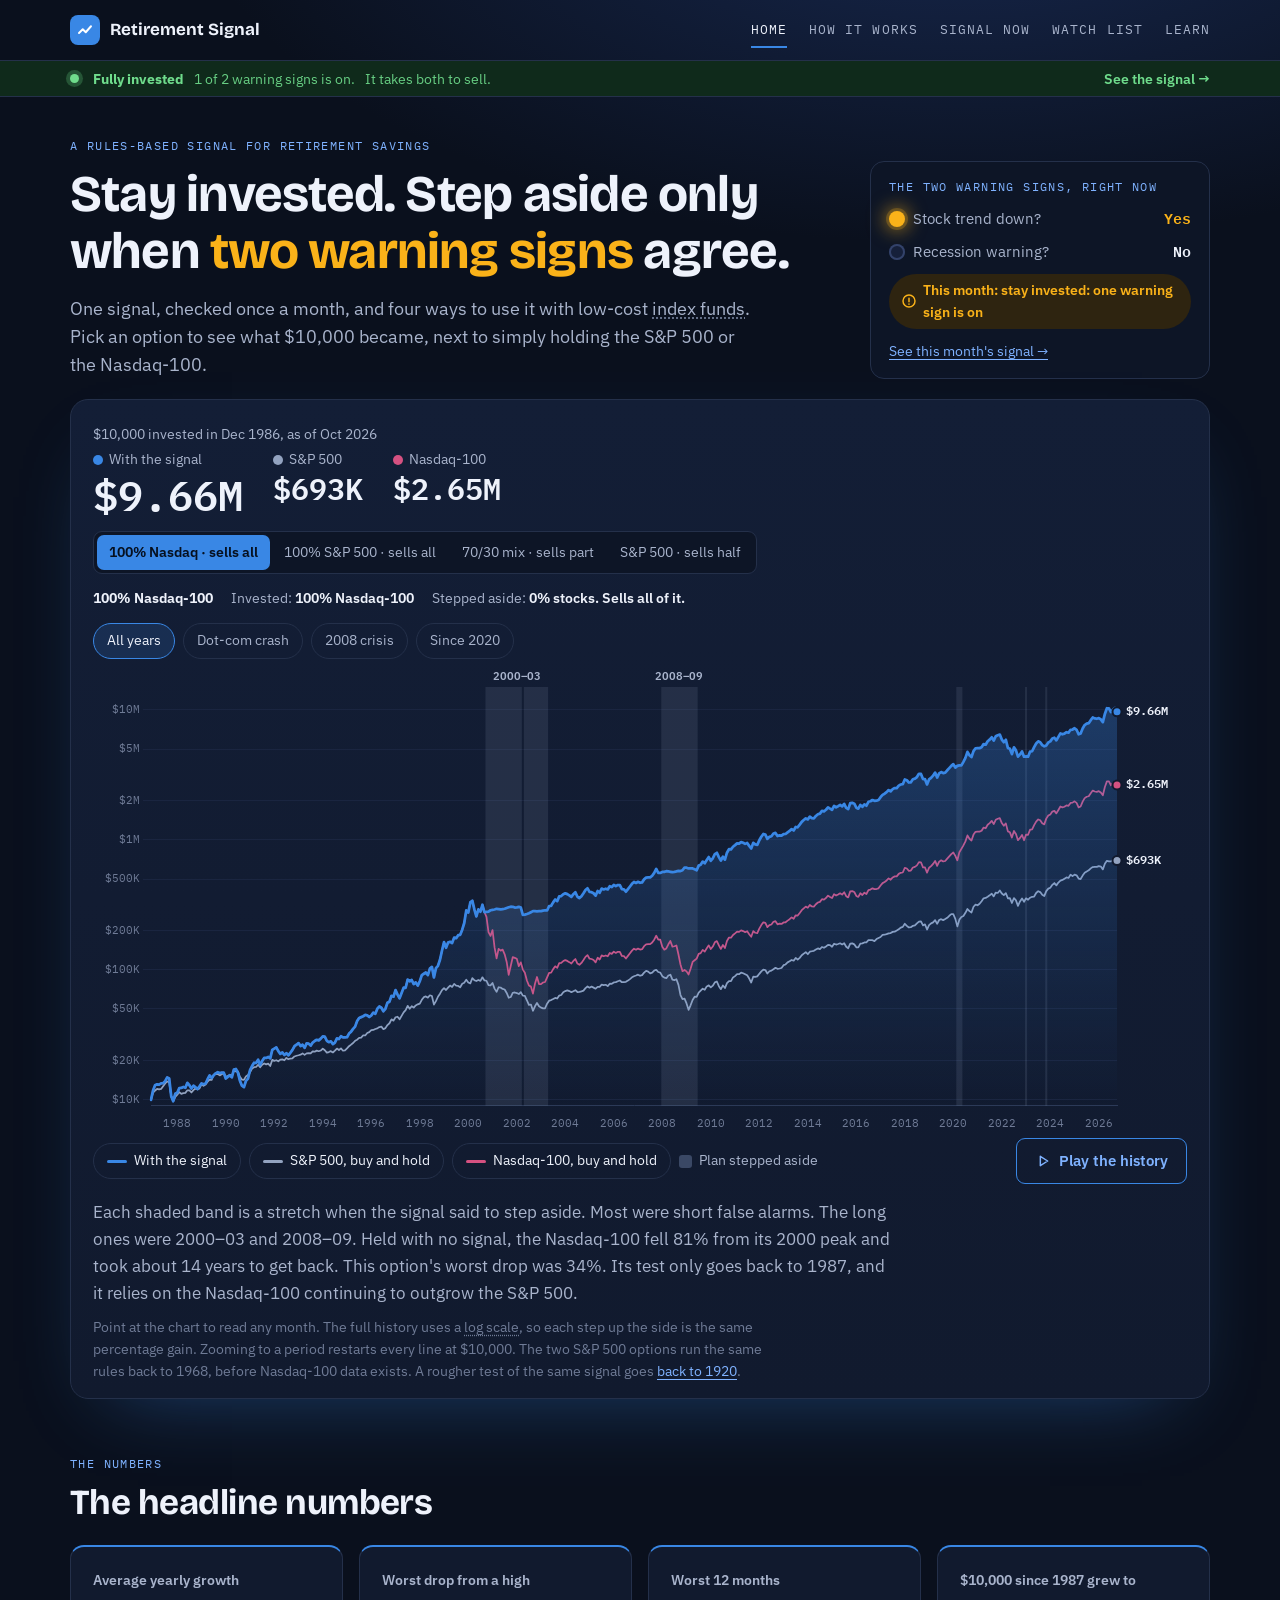
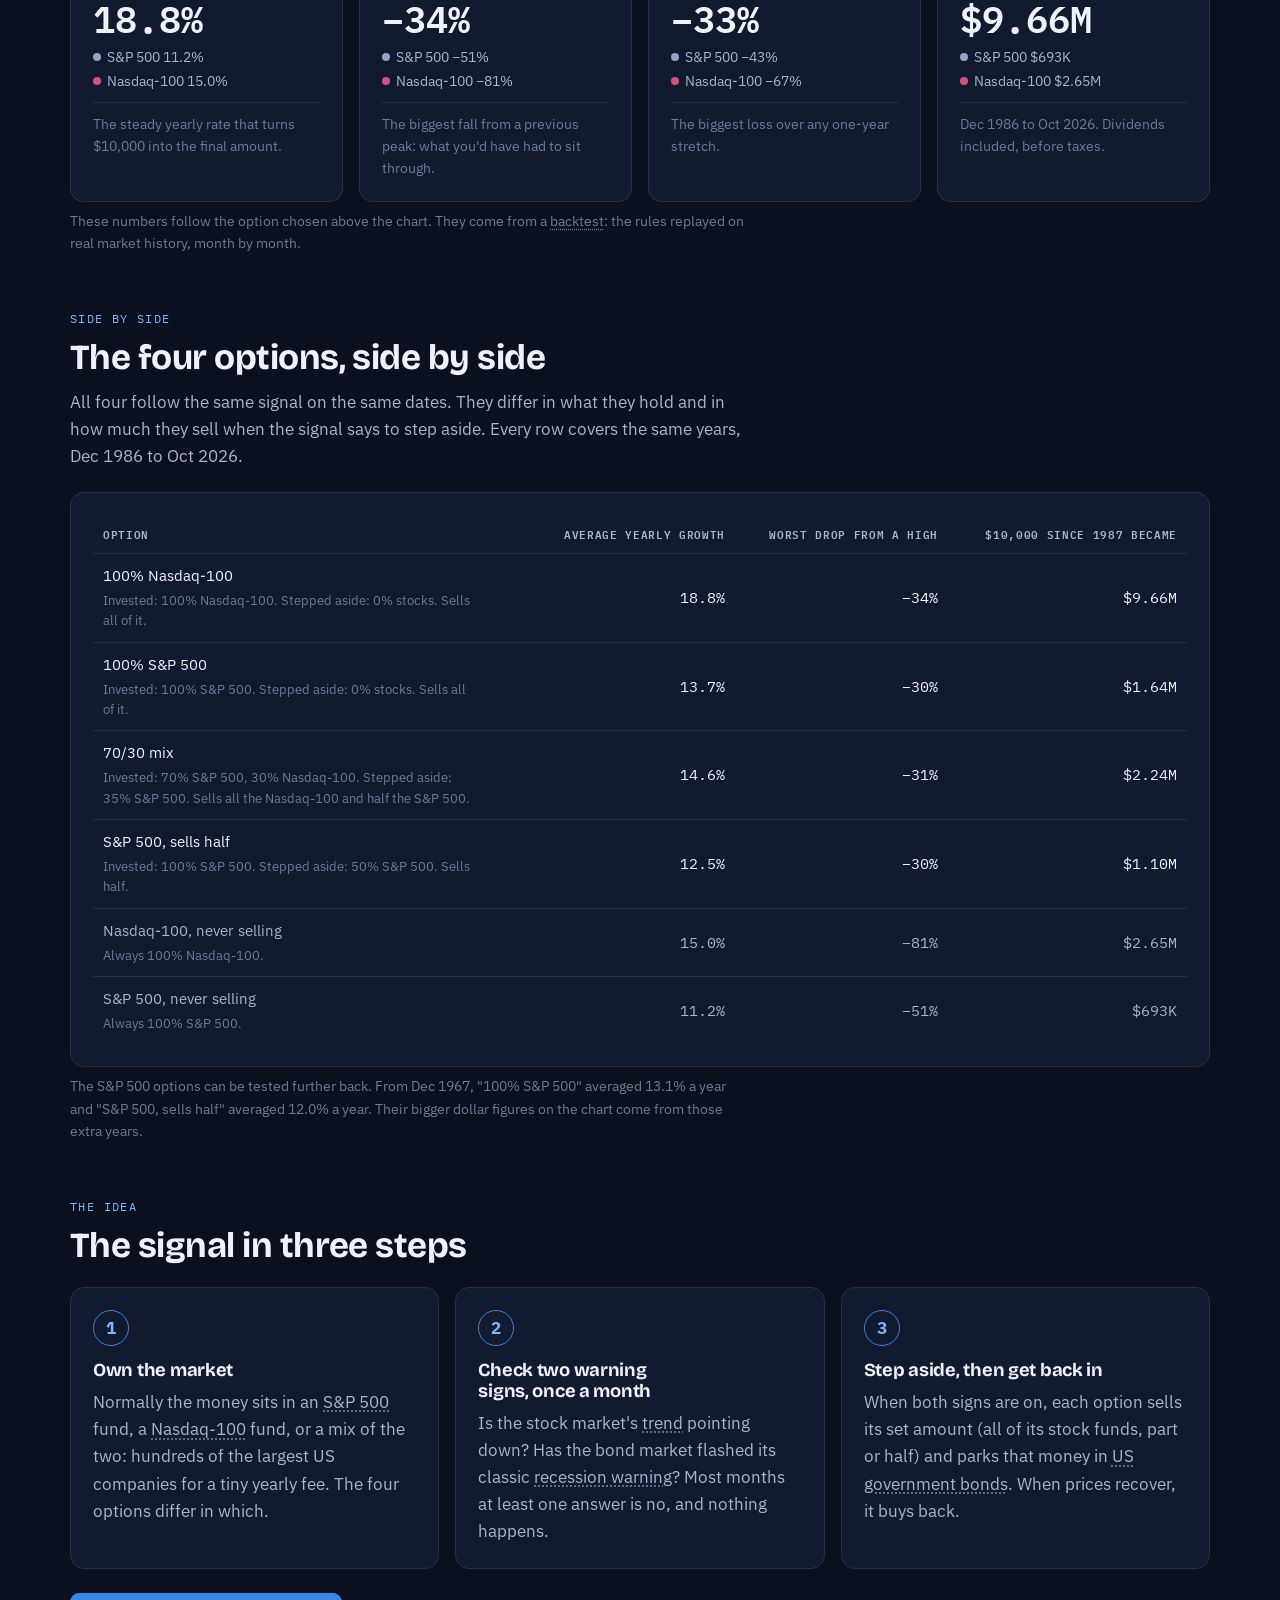
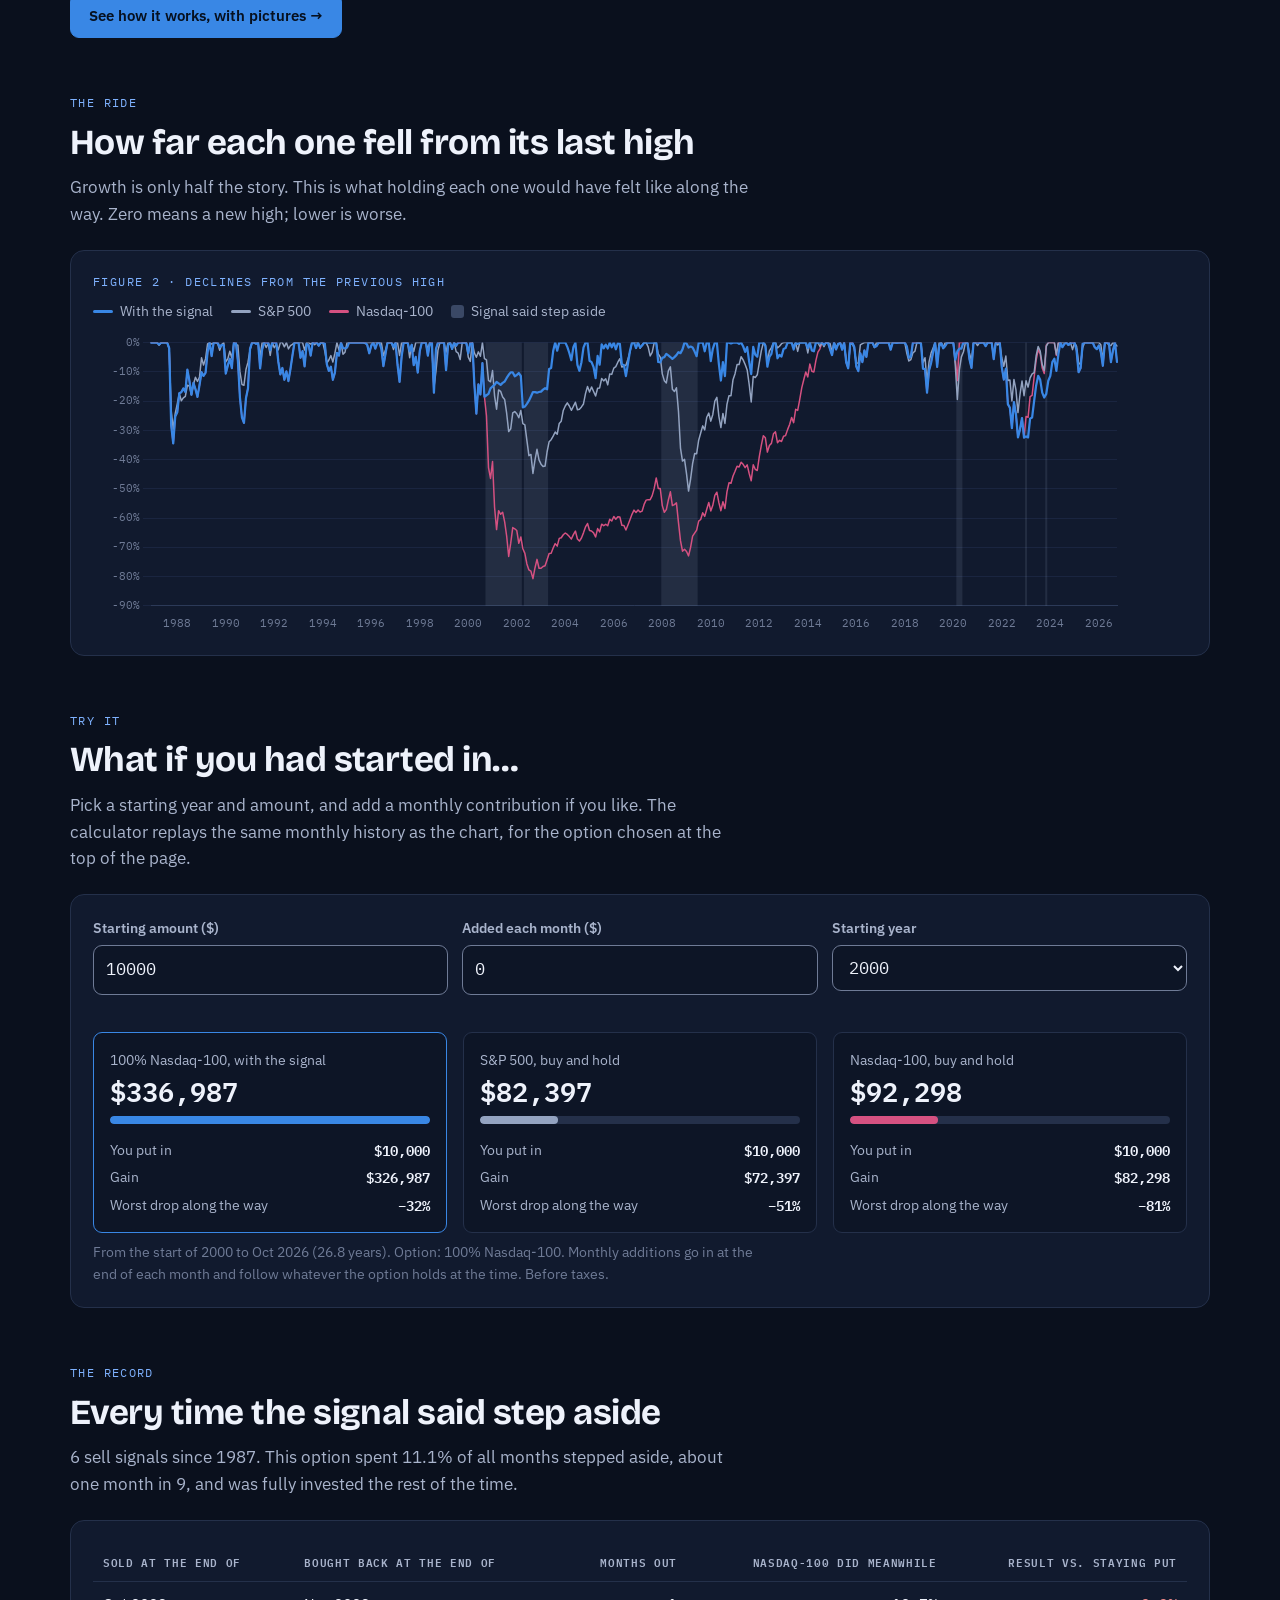
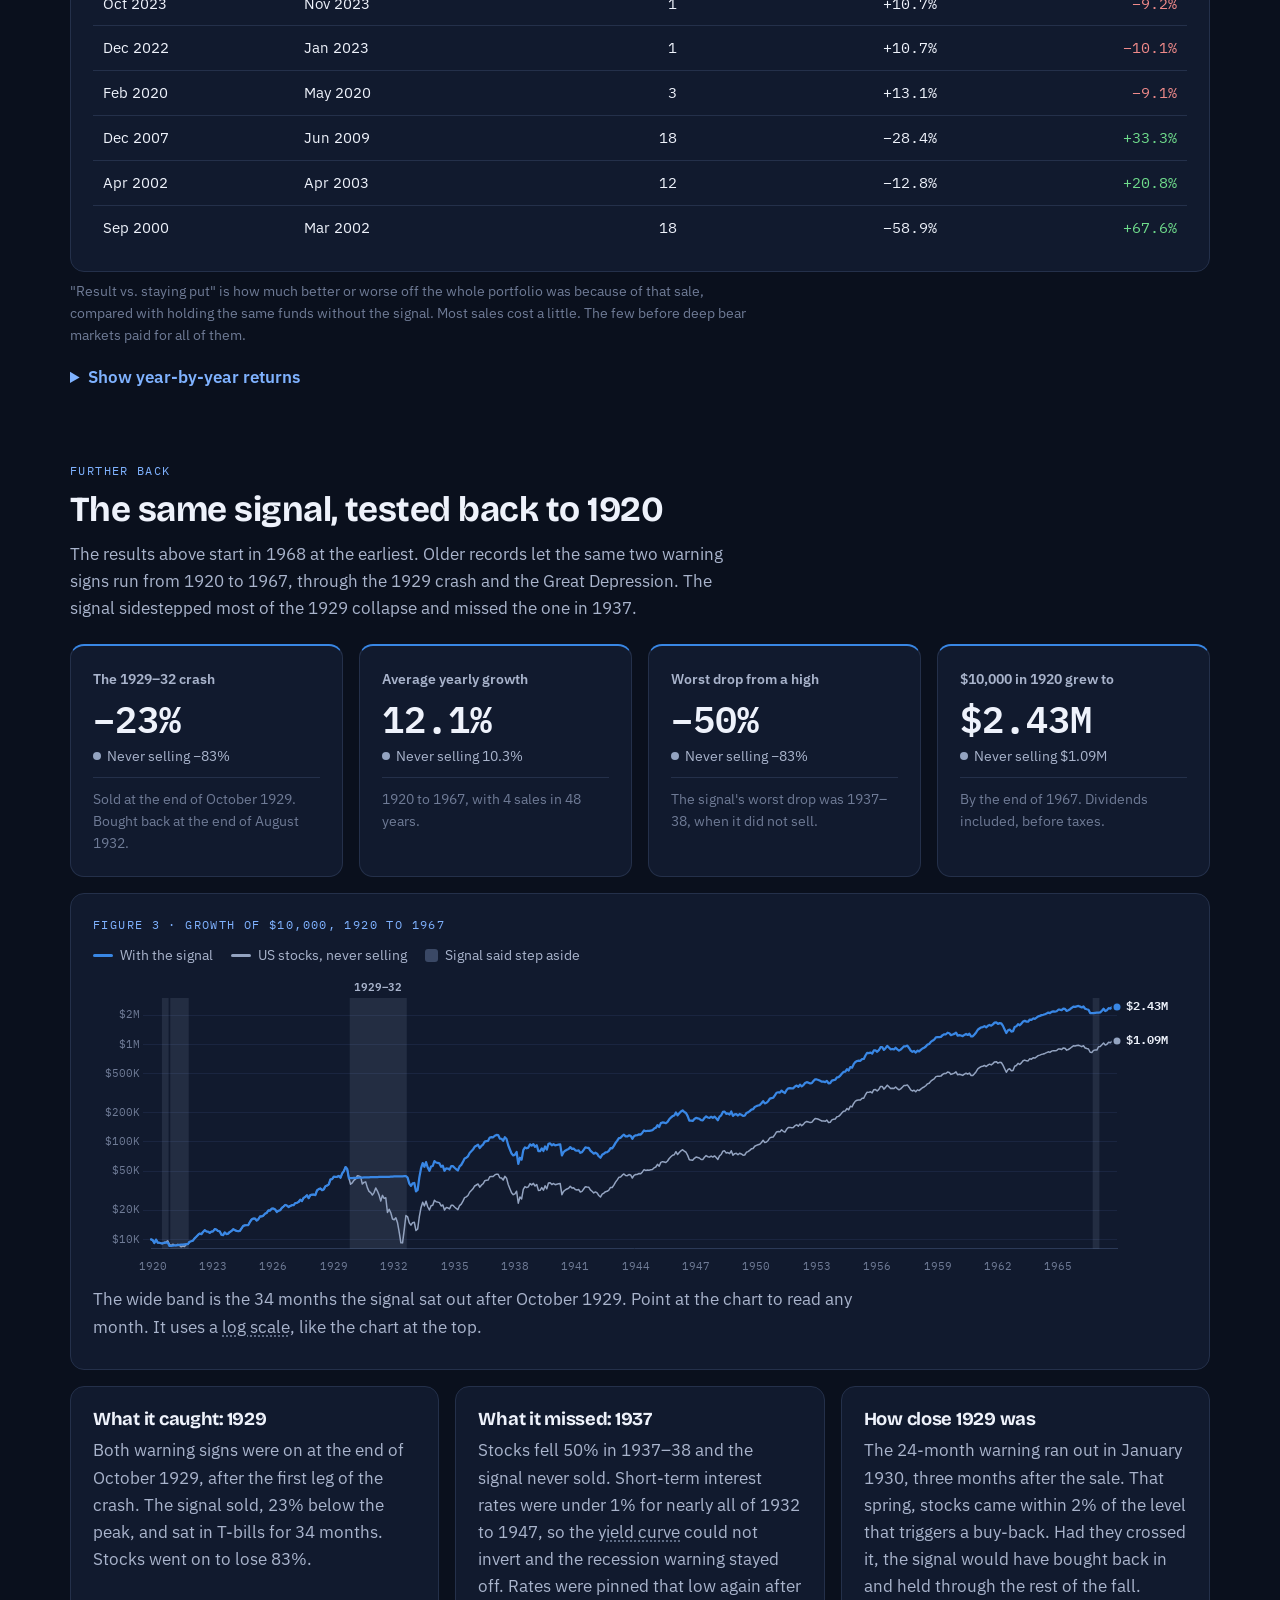
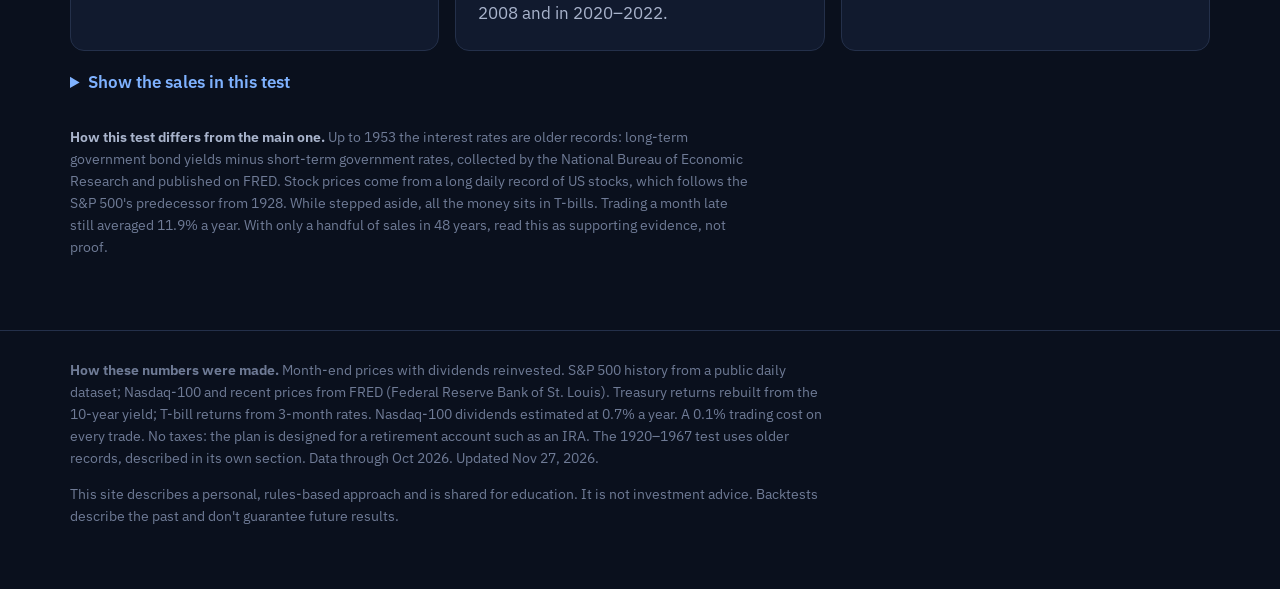
<file: index.html>
<!DOCTYPE html>
<html lang="en">
<head>
  <!-- The <head> holds information about the page: its title, fonts, styles and scripts. -->
  <meta charset="utf-8">
  <meta name="viewport" content="width=device-width, initial-scale=1">
  <title>Retirement Signal</title>
  <meta name="description" content="A simple, rules-based signal for retirement savings: stay invested in index funds and step aside only when two warning signs agree. Four options, with historical results in plain English.">
  <link rel="icon" href="data:image/svg+xml,%3Csvg xmlns=%27http://www.w3.org/2000/svg%27 viewBox=%270 0 32 32%27%3E%3Crect width=%2732%27 height=%2732%27 rx=%277%27 fill=%27%233987e5%27/%3E%3Cpath d=%27M7 22l6-6 4 4 8-9%27 fill=%27none%27 stroke=%27white%27 stroke-width=%273%27 stroke-linecap=%27round%27 stroke-linejoin=%27round%27/%3E%3C/svg%3E">
  <link rel="preconnect" href="https://fonts.googleapis.com">
  <link rel="preconnect" href="https://fonts.gstatic.com" crossorigin>
  <link rel="stylesheet" href="https://fonts.googleapis.com/css2?family=Bricolage+Grotesque:opsz,wght@12..96,400..800&amp;family=IBM+Plex+Mono:wght@400;500;600&amp;family=IBM+Plex+Sans:wght@400;500;600&amp;display=swap">
  <!-- The ?v=... on each file is a version stamp: when it changes, browsers fetch the new file instead of an old saved copy. -->
  <link rel="stylesheet" href="assets/style.css?v=2f9714df">
  <!-- "defer" = download now, run once the page is ready, in this order: chart library, helpers, this page. -->
  <script defer src="assets/vendor/chart.umd.js?v=4.4.1"></script>
  <script defer src="assets/common.js?v=2f9714df"></script>
  <script defer src="assets/home.js?v=2f9714df"></script>
</head>
<body data-page="home" data-charts="yes">
  <header class="nav">
    <div class="wrap">
      <a class="brand" href="index.html"><span class="brand-mark" aria-hidden="true"><svg viewBox="0 0 24 24" fill="none" stroke="currentColor" stroke-width="2.6" stroke-linecap="round" stroke-linejoin="round"><path d="M4 16l5-5 4 4 7-8"/></svg></span><span class="brand-name">Retirement Signal</span></a>
      <nav class="nav-links" aria-label="Main">
        <a class="link" href="index.html">Home</a>
        <a class="link" href="framework.html">How it works</a>
        <a class="link" href="signal.html">Signal now</a>
        <a class="link" href="watch.html">Watch list</a>
        <a class="link" href="learn.html">Learn</a>
      </nav>
    </div>
  </header>

  <!-- A slim strip under the menu that says where things stand right now. common.js fills it in from data/signal.json. -->
  <a class="statusbar" id="statusbar" href="signal.html" hidden>
    <span class="wrap">
      <span class="sb-dot" aria-hidden="true"></span>
      <strong id="sb-state"></strong>
      <span class="sb-detail" id="sb-detail"></span>
      <span class="sb-note" id="sb-note"></span>
      <span class="sb-more">See the signal →</span>
    </span>
  </a>

  <main>
    <section class="hero">
      <div class="wrap hero-grid">
        <div class="hero-head">
          <p class="eyebrow">A rules-based signal for retirement savings</p>
          <h1>Stay invested. Step aside only when <span class="hl">two warning signs</span> agree.</h1>
          <p class="lead">One signal, checked once a month, and four ways to use it with low-cost <a class="term" href="learn.html#index-fund">index funds</a>. Pick an option to see what $10,000 became, next to simply holding the S&amp;P 500 or the Nasdaq-100.</p>
        </div>

        <aside class="hero-side" aria-label="Where the signal stands now">
          <p class="side-title">The two warning signs, right now</p>
          <div class="lamps">
            <div class="lamp" id="lamp-trend" data-state="unknown"><i class="bulb" aria-hidden="true"></i><span class="lamp-name">Stock trend down?</span><b class="lamp-state">…</b></div>
            <div class="lamp" id="lamp-curve" data-state="unknown"><i class="bulb" aria-hidden="true"></i><span class="lamp-name">Recession warning?</span><b class="lamp-state">…</b></div>
          </div>
          <a id="status-pill" class="pill" href="signal.html" hidden></a>
          <a class="side-link" href="signal.html">See this month's signal →</a>
        </aside>

        <!-- The main chart. home.js fills in the numbers, the chips and the lines. -->
        <div class="stage">
          <p class="fig-label">Figure 1 · Growth of $10,000</p>
          <div class="stage-top">
            <div class="readout" aria-live="off">
              <div class="ro-date" id="ro-date">Loading the history…</div>
              <div class="ro-items" id="ro-items"></div>
            </div>
            <div class="toggle" id="view-toggle" role="group" aria-label="Which option to show">
              <button type="button" data-view="ndx100" aria-pressed="true">100% Nasdaq<span class="sep"> · </span><span class="sub">sells all</span></button>
              <button type="button" data-view="sp100" aria-pressed="false">100% S&amp;P 500<span class="sep"> · </span><span class="sub">sells all</span></button>
              <button type="button" data-view="plan7030" aria-pressed="false">70/30 mix<span class="sep"> · </span><span class="sub">sells part</span></button>
              <button type="button" data-view="spcore" aria-pressed="false">S&amp;P 500<span class="sep"> · </span><span class="sub">sells half</span></button>
            </div>
          </div>
          <p class="option-note"><strong id="option-name"></strong><span>Invested: <b id="option-in"></b></span><span>Stepped aside: <b id="option-out"></b></span></p>
          <div class="chips" id="ranges" role="group" aria-label="Zoom to a period"></div>
          <div class="chart-box hero-chart"><canvas id="growth" role="img" aria-label="Growth of $10,000: the chosen option compared with buying and holding the S&amp;P 500 and the Nasdaq-100"></canvas></div>
          <div class="stage-foot">
            <div class="chips legend" id="legend" role="group" aria-label="Show or hide lines"></div>
            <button type="button" class="btn play" id="play"><svg viewBox="0 0 24 24" fill="none" stroke="currentColor" stroke-width="2.2" stroke-linecap="round" stroke-linejoin="round" aria-hidden="true"><path d="M8 5l11 7-11 7z" /></svg><span>Play the history</span></button>
          </div>
          <p class="chart-note" id="reading"></p>
          <p class="chart-fine">Point at the chart to read any month. The full history uses a <a class="term" href="learn.html#log-scale">log scale</a>, so each step up the side is the same percentage gain. Zooming to a period restarts every line at $10,000. The two S&amp;P 500 options run the same rules back to 1968, before Nasdaq-100 data exists.<span id="early-link" hidden> A rougher test of the same signal goes <a href="#since-1920">back to 1920</a>.</span></p>
        </div>
      </div>
    </section>

    <section class="section section-stats">
      <div class="wrap">
        <header class="section-head">
          <p class="kicker">The numbers</p>
          <h2>The headline numbers</h2>
        </header>
        <div class="stats">
          <div class="stat"><div class="stat-label">Average yearly growth</div><div class="stat-value" id="s-cagr">–</div><div class="compare" id="s-cagr-b"></div><div class="stat-explain">The steady yearly rate that turns $10,000 into the final amount.</div></div>
          <div class="stat"><div class="stat-label">Worst drop from a high</div><div class="stat-value" id="s-dd">–</div><div class="compare" id="s-dd-b"></div><div class="stat-explain">The biggest fall from a previous peak: what you'd have had to sit through.</div></div>
          <div class="stat"><div class="stat-label">Worst 12 months</div><div class="stat-value" id="s-w12">–</div><div class="compare" id="s-w12-b"></div><div class="stat-explain">The biggest loss over any one-year stretch.</div></div>
          <div class="stat"><div class="stat-label" id="s-end-label">$10,000 grew to</div><div class="stat-value" id="s-end">–</div><div class="compare" id="s-end-b"></div><div class="stat-explain" id="s-end-x">Dividends included, before taxes.</div></div>
        </div>
        <p class="fine">These numbers follow the option chosen above the chart. They come from a <a class="term" href="learn.html#backtest">backtest</a>: the rules replayed on real market history, month by month.</p>
      </div>
    </section>

    <section class="section section-compare" id="compare">
      <div class="wrap">
        <header class="section-head">
          <p class="kicker">Side by side</p>
          <h2>The four options, side by side</h2>
          <p class="intro" id="compare-intro"></p>
        </header>
        <div class="panel table-wrap">
          <table>
            <thead><tr><th>Option</th><th class="num">Average yearly growth</th><th class="num">Worst drop from a high</th><th class="num" id="cmp-end-th">$10,000 became</th></tr></thead>
            <tbody id="compare-body"></tbody>
          </table>
        </div>
        <p class="fine" id="compare-note"></p>
      </div>
    </section>

    <section class="section section-steps">
      <div class="wrap">
        <header class="section-head">
          <p class="kicker">The idea</p>
          <h2>The signal in three steps</h2>
        </header>
        <ol class="steps3">
          <li><h3>Own the market</h3><p>Normally the money sits in an <a class="term" href="learn.html#sp500">S&amp;P 500</a> fund, a <a class="term" href="learn.html#nasdaq100">Nasdaq-100</a> fund, or a mix of the two: hundreds of the largest US companies for a tiny yearly fee. The four options differ in which.</p></li>
          <li><h3>Check two warning signs, once a month</h3><p>Is the stock market's <a class="term" href="learn.html#trend">trend</a> pointing down? Has the bond market flashed its classic <a class="term" href="learn.html#yield-curve">recession warning</a>? Most months at least one answer is no, and nothing happens.</p></li>
          <li><h3>Step aside, then get back in</h3><p>When both signs are on, each option sells its set amount (all of its stock funds, part or half) and parks that money in <a class="term" href="learn.html#treasuries">US government bonds</a>. When prices recover, it buys back.</p></li>
        </ol>
        <p class="actions"><a class="btn primary" href="framework.html">See how it works, with pictures →</a></p>
      </div>
    </section>

    <section class="section section-ride">
      <div class="wrap">
        <header class="section-head">
          <p class="kicker">The ride</p>
          <h2>How far each one fell from its last high</h2>
          <p class="intro">Growth is only half the story. This is what holding each one would have felt like along the way. Zero means a new high; lower is worse.</p>
        </header>
        <div class="panel chart-card">
          <p class="fig-label">Figure 2 · Declines from the previous high</p>
          <div class="legend-static">
            <span><i class="key-line" style="background:var(--c-plan)"></i><span id="lg-plan2">With the signal</span></span>
            <span><i class="key-line" style="background:var(--c-sp)"></i>S&amp;P 500</span>
            <span class="ndx-only"><i class="key-line" style="background:var(--c-ndx)"></i>Nasdaq-100</span>
            <span><i class="key-box"></i>Signal said step aside</span>
          </div>
          <div class="chart-box mid"><canvas id="drawdown" role="img" aria-label="Declines from previous highs: the chosen option compared with the S&amp;P 500 and the Nasdaq-100"></canvas></div>
        </div>
      </div>
    </section>

    <section class="section section-calc" id="calculator">
      <div class="wrap">
        <header class="section-head">
          <p class="kicker">Try it</p>
          <h2>What if you had started in…</h2>
          <p class="intro">Pick a starting year and amount, and add a monthly contribution if you like. The calculator replays the same monthly history as the chart, for the option chosen at the top of the page.</p>
        </header>
        <div class="panel">
          <form class="calc-form" id="calc" novalidate>
            <div class="field"><label for="c-amount">Starting amount ($)</label><input id="c-amount" type="number" min="0" step="1000" value="10000" inputmode="numeric"><div class="field-error" id="e-amount" role="alert"></div></div>
            <div class="field"><label for="c-monthly">Added each month ($)</label><input id="c-monthly" type="number" min="0" step="50" value="0" inputmode="numeric"><div class="field-error" id="e-monthly" role="alert"></div></div>
            <div class="field"><label for="c-year">Starting year</label><select id="c-year"></select><div class="field-error"></div></div>
          </form>
          <div class="results" id="calc-results"></div>
          <p class="fine" id="calc-note"></p>
        </div>
      </div>
    </section>

    <section class="section section-sales">
      <div class="wrap">
        <header class="section-head">
          <p class="kicker">The record</p>
          <h2>Every time the signal said step aside</h2>
          <p class="intro" id="sales-intro"></p>
        </header>
        <div class="panel table-wrap">
          <table>
            <thead><tr><th>Sold at the end of</th><th>Bought back at the end of</th><th class="num">Months out</th><th class="num" id="th-stocks">Stocks did meanwhile</th><th class="num">Result vs. staying put</th></tr></thead>
            <tbody id="sales"></tbody>
          </table>
        </div>
        <p class="fine">"Result vs. staying put" is how much better or worse off the whole portfolio was because of that sale, compared with holding the same funds without the signal. Most sales cost a little. The few before deep bear markets paid for all of them.</p>
        <details class="more">
          <summary>Show year-by-year returns</summary>
          <div class="panel table-wrap">
            <table>
              <thead><tr><th>Year</th><th class="num" id="th-plan-yr">With the signal</th><th class="num">S&amp;P 500</th><th class="num ndx-only">Nasdaq-100</th><th class="num">Vs. S&amp;P 500</th></tr></thead>
              <tbody id="years"></tbody>
            </table>
          </div>
        </details>
      </div>
    </section>
    <!-- The 1920-1967 test. home.js fills it from data/test-1920-1967.json, a one-time file that never updates.
         The section stays hidden if that file is missing. -->
    <section class="section section-early" id="since-1920" hidden>
      <div class="wrap">
        <header class="section-head">
          <p class="kicker">Further back</p>
          <h2>The same signal, tested back to 1920</h2>
          <p class="intro">The results above start in 1968 at the earliest. Older records let the same two warning signs run from 1920 to 1967, through the 1929 crash and the Great Depression. The signal sidestepped most of the 1929 collapse and missed the one in 1937.</p>
        </header>
        <div class="stats">
          <div class="stat"><div class="stat-label">The 1929–32 crash</div><div class="stat-value" id="e-crash">–</div><div class="compare" id="e-crash-b"></div><div class="stat-explain">Sold at the end of October 1929. Bought back at the end of August 1932.</div></div>
          <div class="stat"><div class="stat-label">Average yearly growth</div><div class="stat-value" id="e-cagr">–</div><div class="compare" id="e-cagr-b"></div><div class="stat-explain">1920 to 1967, with <span id="e-sales">4</span> sales in 48 years.</div></div>
          <div class="stat"><div class="stat-label">Worst drop from a high</div><div class="stat-value" id="e-dd">–</div><div class="compare" id="e-dd-b"></div><div class="stat-explain">The signal's worst drop was 1937–38, when it did not sell.</div></div>
          <div class="stat"><div class="stat-label">$10,000 in 1920 grew to</div><div class="stat-value" id="e-end">–</div><div class="compare" id="e-end-b"></div><div class="stat-explain">By the end of 1967. Dividends included, before taxes.</div></div>
        </div>
        <div class="panel chart-card">
          <p class="fig-label">Figure 3 · Growth of $10,000, 1920 to 1967</p>
          <div class="legend-static">
            <span><i class="key-line" style="background:var(--c-plan)"></i>With the signal</span>
            <span><i class="key-line" style="background:var(--c-sp)"></i>US stocks, never selling</span>
            <span><i class="key-box"></i>Signal said step aside</span>
          </div>
          <div class="chart-box mid"><canvas id="early-growth" role="img" aria-label="Growth of $10,000 from 1920 to 1967: with the signal compared with never selling"></canvas></div>
          <p class="chart-note">The wide band is the 34 months the signal sat out after October 1929. Point at the chart to read any month. It uses a <a class="term" href="learn.html#log-scale">log scale</a>, like the chart at the top.</p>
        </div>
        <div class="cards cols-3">
          <div class="card"><h3>What it caught: 1929</h3><p>Both warning signs were on at the end of October 1929, after the first leg of the crash. The signal sold, 23% below the peak, and sat in T-bills for 34 months. Stocks went on to lose 83%.</p></div>
          <div class="card"><h3>What it missed: 1937</h3><p>Stocks fell 50% in 1937–38 and the signal never sold. Short-term interest rates were under 1% for nearly all of 1932 to 1947, so the <a class="term" href="learn.html#yield-curve">yield curve</a> could not invert and the recession warning stayed off. Rates were pinned that low again after 2008 and in 2020–2022.</p></div>
          <div class="card"><h3>How close 1929 was</h3><p>The 24-month warning ran out in January 1930, three months after the sale. That spring, stocks came within 2% of the level that triggers a buy-back. Had they crossed it, the signal would have bought back in and held through the rest of the fall.</p></div>
        </div>
        <details class="more">
          <summary>Show the sales in this test</summary>
          <div class="panel table-wrap">
            <table>
              <thead><tr><th>Sold at the end of</th><th>Bought back at the end of</th><th class="num">Months out</th><th class="num">Stocks did meanwhile</th><th class="num">Result vs. staying put</th></tr></thead>
              <tbody id="early-sales"></tbody>
            </table>
          </div>
        </details>
        <p class="fine"><strong>How this test differs from the main one.</strong> Up to 1953 the interest rates are older records: long-term government bond yields minus short-term government rates, collected by the National Bureau of Economic Research and published on FRED. Stock prices come from a long daily record of US stocks, which follows the S&amp;P 500's predecessor from 1928. While stepped aside, all the money sits in T-bills. Trading a month late still averaged <span id="e-late">–</span> a year. With only a handful of sales in 48 years, read this as supporting evidence, not proof.</p>
      </div>
    </section>
  </main>

  <footer class="footer">
    <div class="wrap">
      <p><strong>How these numbers were made.</strong> Month-end prices with dividends reinvested. S&amp;P 500 history from a public daily dataset; Nasdaq-100 and recent prices from FRED (Federal Reserve Bank of St. Louis). Treasury returns rebuilt from the 10-year yield; T-bill returns from 3-month rates. Nasdaq-100 dividends estimated at 0.7% a year. A 0.1% trading cost on every trade. No taxes: the plan is designed for a retirement account such as an IRA. The 1920–1967 test uses older records, described in its own section. <span id="updated"></span></p>
      <p>This site describes a personal, rules-based approach and is shared for education. It is not investment advice. Backtests describe the past and don't guarantee future results.</p>
    </div>
  </footer>
</body>
</html>
</file>
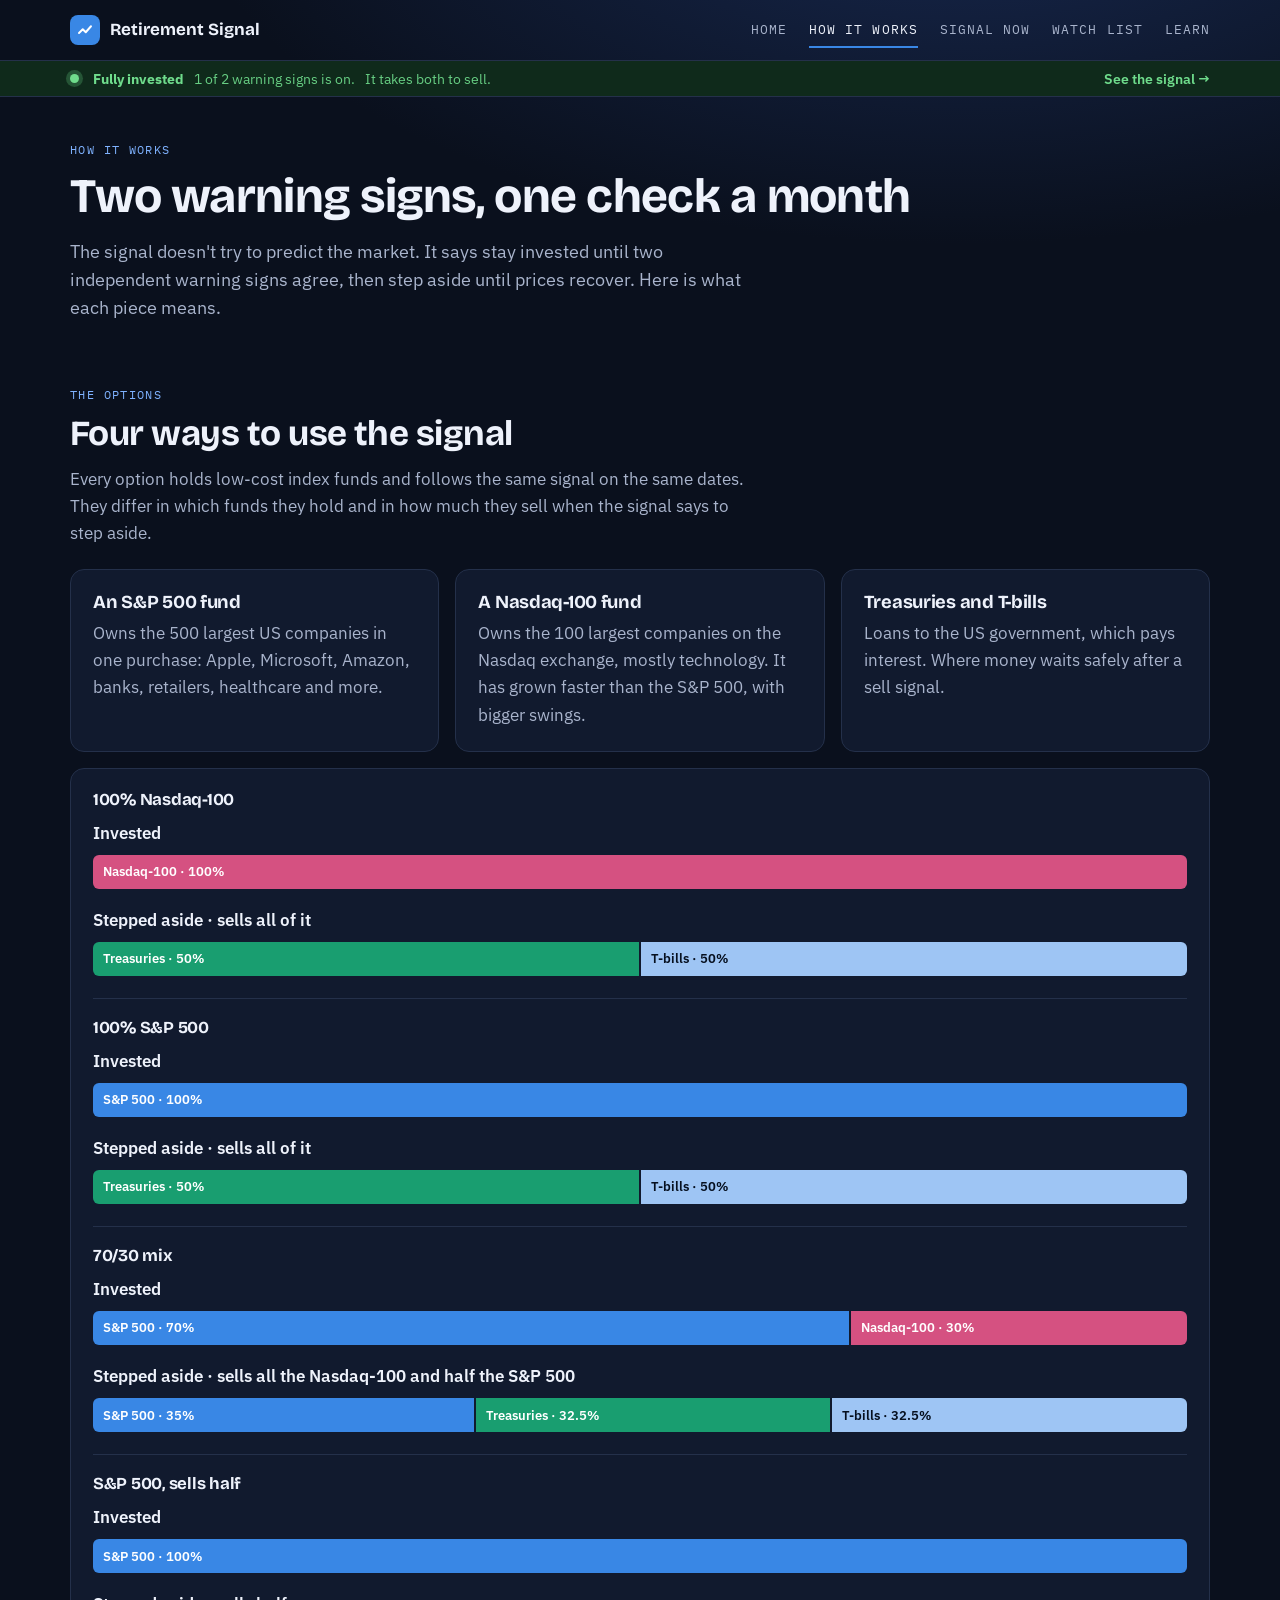
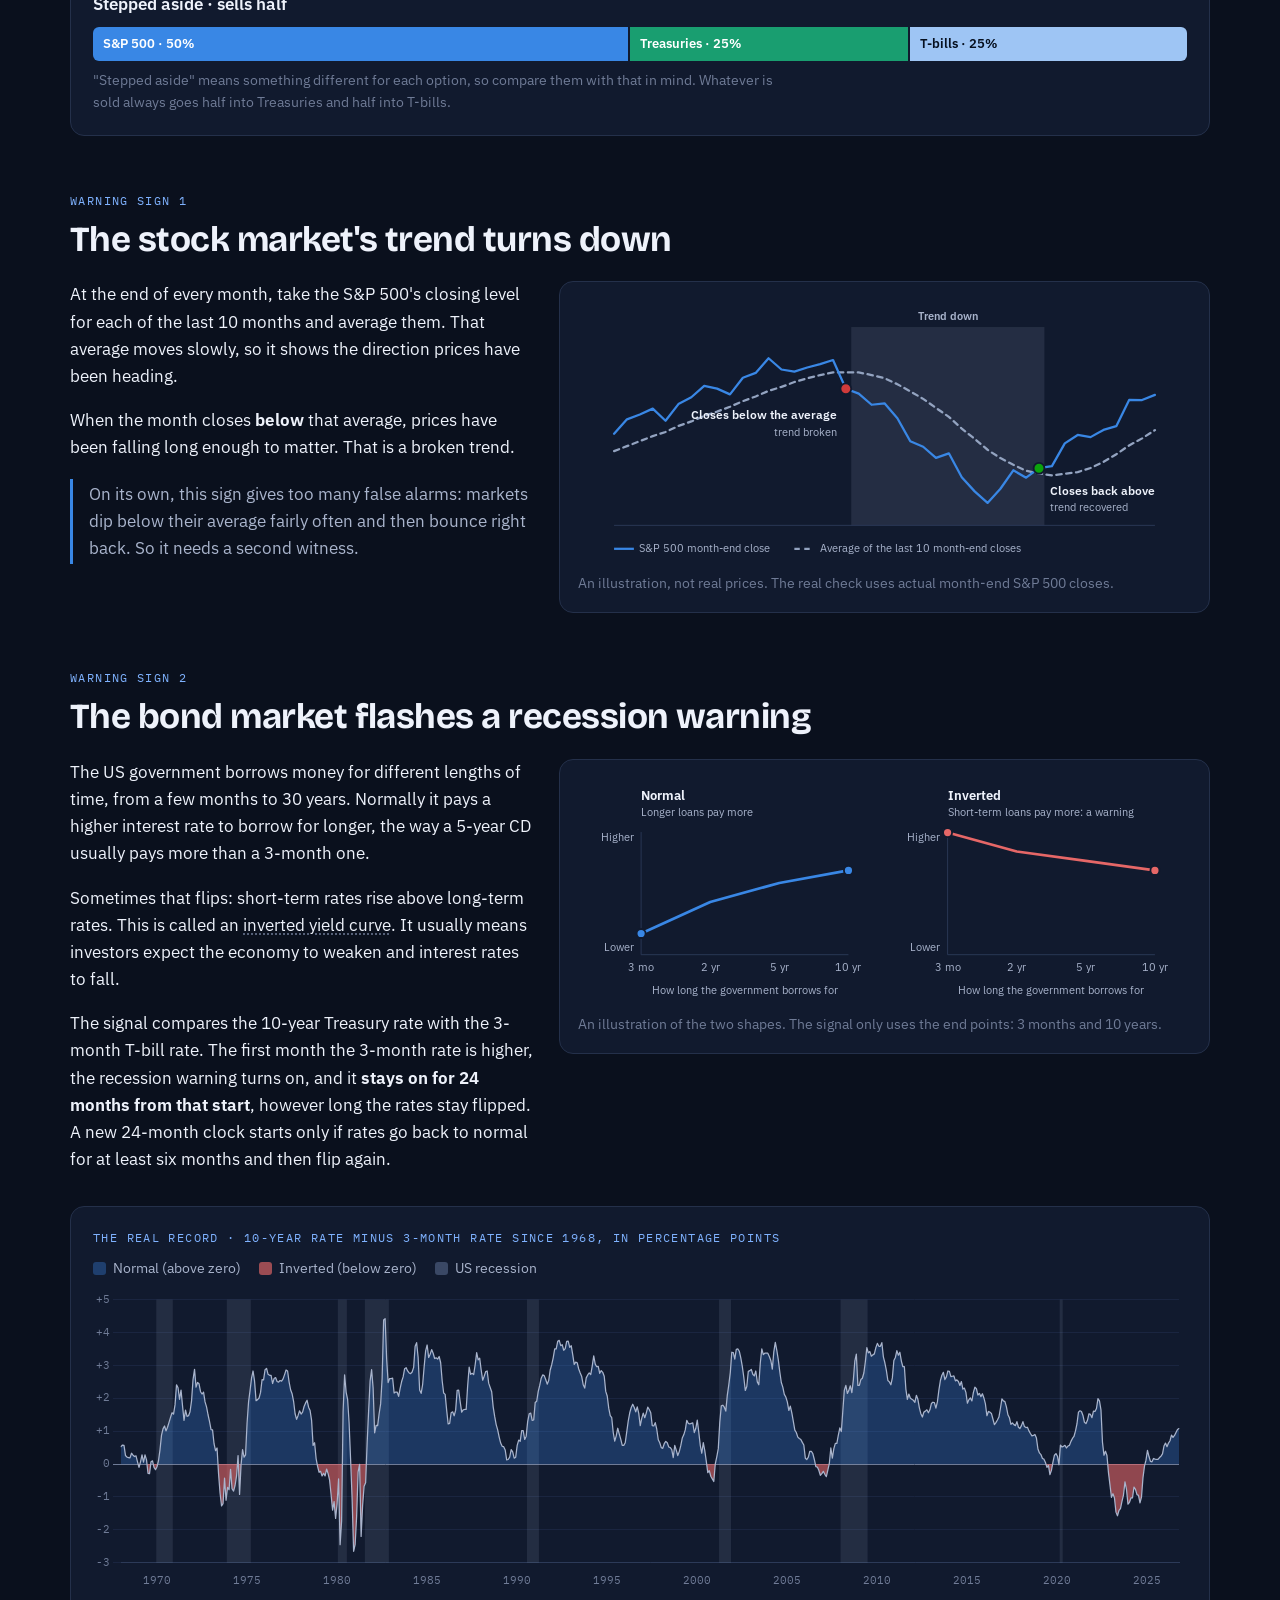
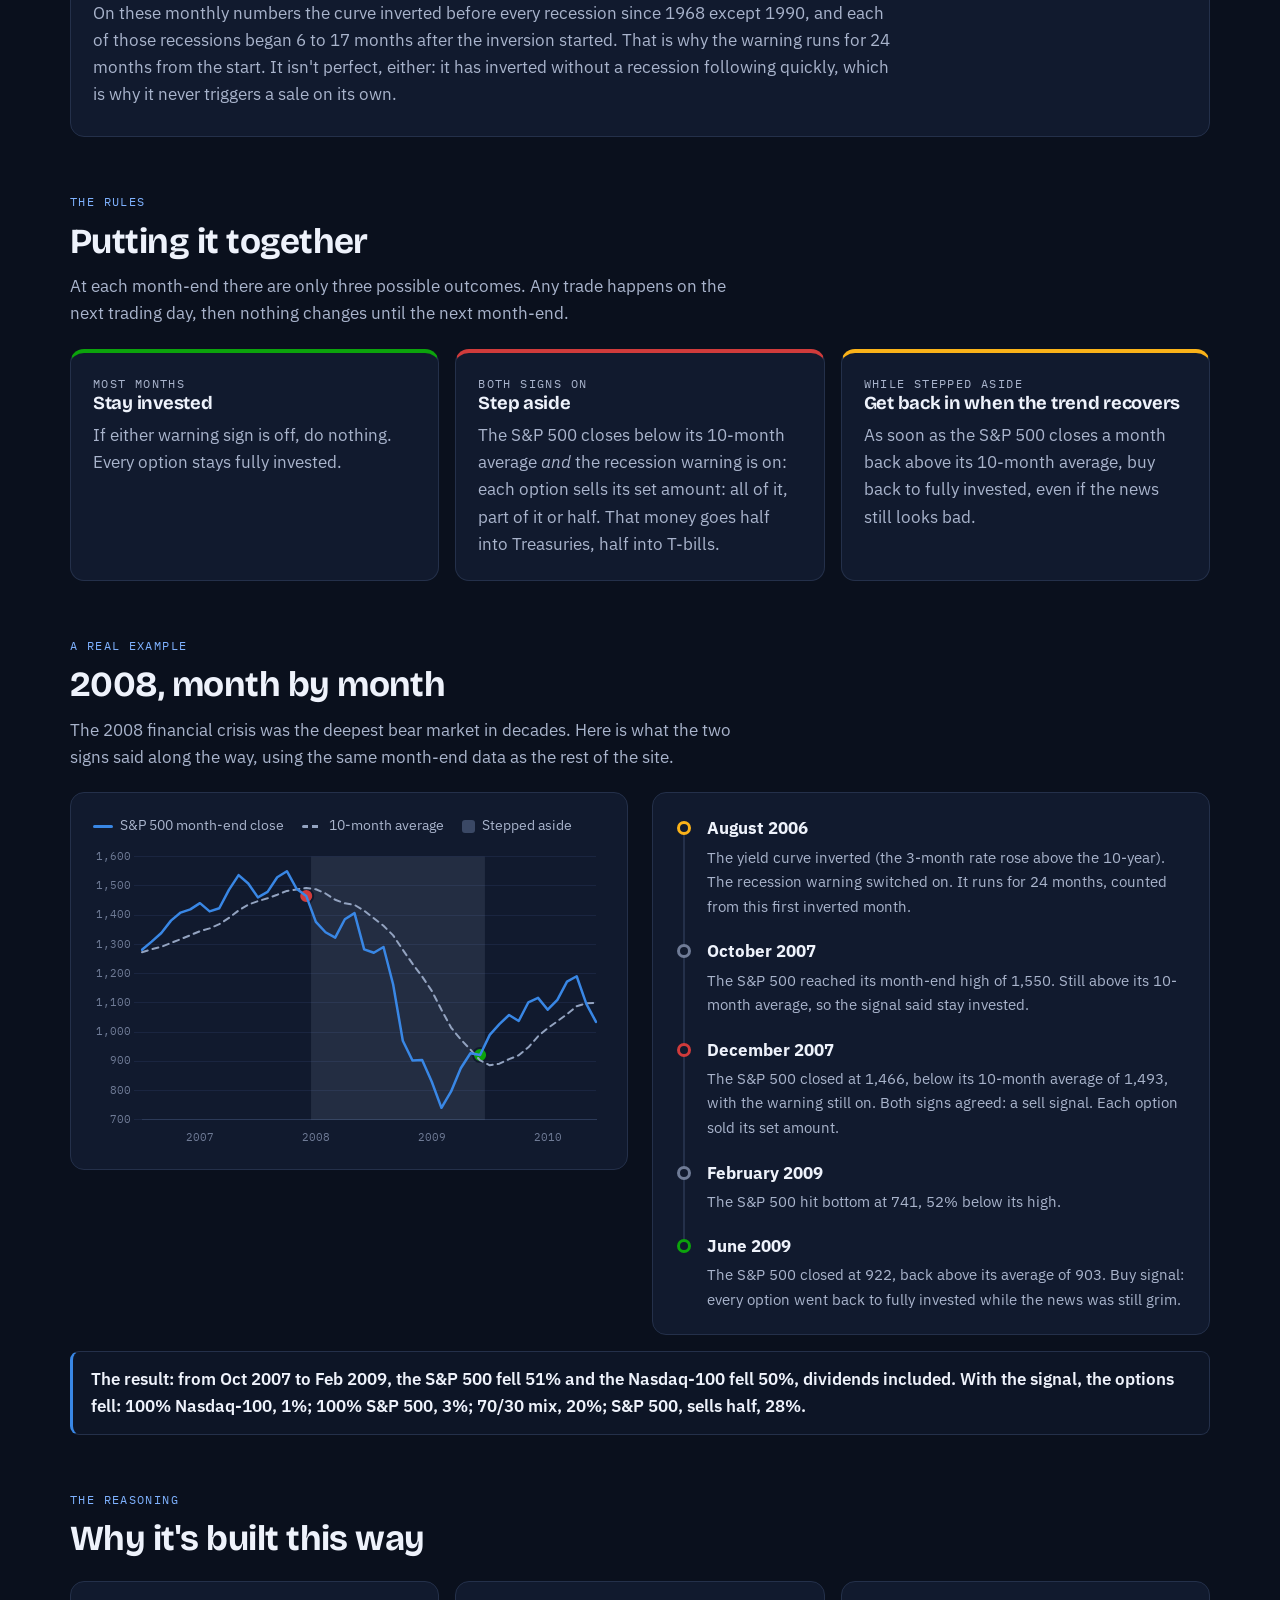
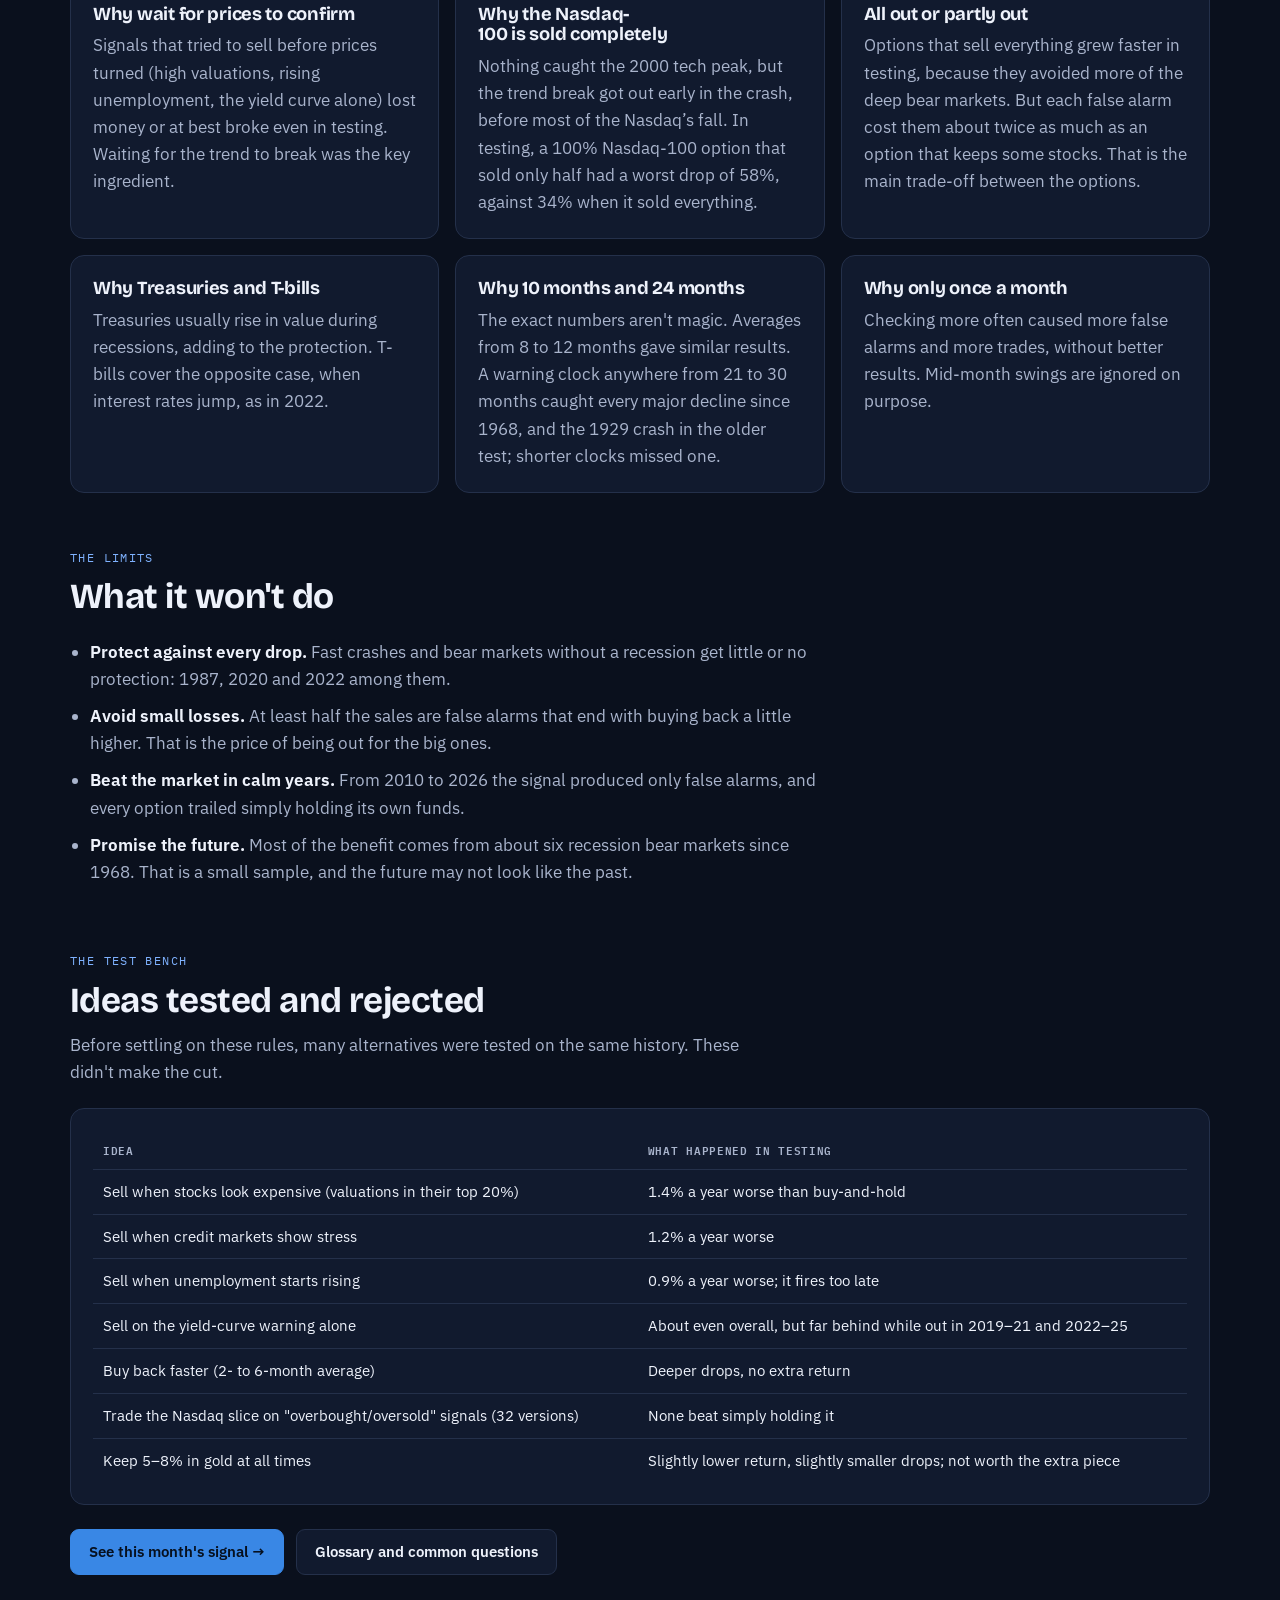
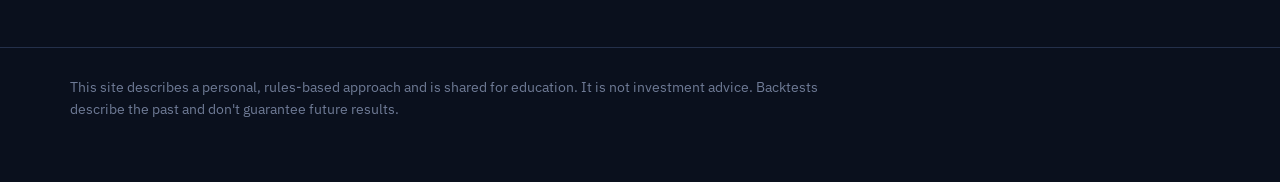
<file: framework.html>
<!DOCTYPE html>
<html lang="en">
<head>
  <!-- The <head> holds information about the page: its title, fonts, styles and scripts. -->
  <meta charset="utf-8">
  <meta name="viewport" content="width=device-width, initial-scale=1">
  <title>How it works · Retirement Signal</title>
  <meta name="description" content="How the Retirement Signal works, in plain English: the four options, the two warning signs, and a month-by-month look at 2008.">
  <link rel="icon" href="data:image/svg+xml,%3Csvg xmlns=%27http://www.w3.org/2000/svg%27 viewBox=%270 0 32 32%27%3E%3Crect width=%2732%27 height=%2732%27 rx=%277%27 fill=%27%233987e5%27/%3E%3Cpath d=%27M7 22l6-6 4 4 8-9%27 fill=%27none%27 stroke=%27white%27 stroke-width=%273%27 stroke-linecap=%27round%27 stroke-linejoin=%27round%27/%3E%3C/svg%3E">
  <link rel="preconnect" href="https://fonts.googleapis.com">
  <link rel="preconnect" href="https://fonts.gstatic.com" crossorigin>
  <link rel="stylesheet" href="https://fonts.googleapis.com/css2?family=Bricolage+Grotesque:opsz,wght@12..96,400..800&amp;family=IBM+Plex+Mono:wght@400;500;600&amp;family=IBM+Plex+Sans:wght@400;500;600&amp;display=swap">
  <!-- The ?v=... on each file is a version stamp: when it changes, browsers fetch the new file instead of an old saved copy. -->
  <link rel="stylesheet" href="assets/style.css?v=2f9714df">
  <!-- "defer" = download now, run once the page is ready, in this order: chart library, helpers, this page. -->
  <script defer src="assets/vendor/chart.umd.js?v=4.4.1"></script>
  <script defer src="assets/common.js?v=2f9714df"></script>
  <script defer src="assets/framework.js?v=2f9714df"></script>
</head>
<body data-page="framework" data-charts="yes">
  <header class="nav">
    <div class="wrap">
      <a class="brand" href="index.html"><span class="brand-mark" aria-hidden="true"><svg viewBox="0 0 24 24" fill="none" stroke="currentColor" stroke-width="2.6" stroke-linecap="round" stroke-linejoin="round"><path d="M4 16l5-5 4 4 7-8"/></svg></span><span class="brand-name">Retirement Signal</span></a>
      <nav class="nav-links" aria-label="Main">
        <a class="link" href="index.html">Home</a>
        <a class="link" href="framework.html">How it works</a>
        <a class="link" href="signal.html">Signal now</a>
        <a class="link" href="watch.html">Watch list</a>
        <a class="link" href="learn.html">Learn</a>
      </nav>
    </div>
  </header>

  <!-- A slim strip under the menu that says where things stand right now. common.js fills it in from data/signal.json. -->
  <a class="statusbar" id="statusbar" href="signal.html" hidden>
    <span class="wrap">
      <span class="sb-dot" aria-hidden="true"></span>
      <strong id="sb-state"></strong>
      <span class="sb-detail" id="sb-detail"></span>
      <span class="sb-note" id="sb-note"></span>
      <span class="sb-more">See the signal →</span>
    </span>
  </a>

  <main>
    <header class="page-head">
      <div class="wrap">
        <p class="eyebrow">How it works</p>
        <h1>Two warning signs, one check a month</h1>
        <p class="lead">The signal doesn't try to predict the market. It says stay invested until two independent warning signs agree, then step aside until prices recover. Here is what each piece means.</p>
      </div>
    </header>

    <section class="section">
      <div class="wrap">
        <header class="section-head"><p class="kicker">The options</p><h2>Four ways to use the signal</h2><p class="intro">Every option holds low-cost index funds and follows the same signal on the same dates. They differ in which funds they hold and in how much they sell when the signal says to step aside.</p></header>
        <div class="cards cols-3">
          <div class="card"><h3>An S&amp;P 500 fund</h3><p>Owns the 500 largest US companies in one purchase: Apple, Microsoft, Amazon, banks, retailers, healthcare and more.</p></div>
          <div class="card"><h3>A Nasdaq-100 fund</h3><p>Owns the 100 largest companies on the Nasdaq exchange, mostly technology. It has grown faster than the S&amp;P 500, with bigger swings.</p></div>
          <div class="card"><h3>Treasuries and T-bills</h3><p>Loans to the US government, which pays interest. Where money waits safely after a sell signal.</p></div>
        </div>
        <div class="panel allocs options">
          <div class="opt">
            <h3 class="opt-name">100% Nasdaq-100</h3>
            <div class="alloc"><div class="alloc-name">Invested</div><div class="bar" role="img" aria-label="100% Nasdaq-100"><div class="seg s-ndx" style="flex:100">Nasdaq-100 · 100%</div></div></div>
            <div class="alloc"><div class="alloc-name">Stepped aside · sells all of it</div><div class="bar" role="img" aria-label="50% Treasuries, 50% T-bills"><div class="seg s-safe" style="flex:50">Treasuries · 50%</div><div class="seg s-bills" style="flex:50">T-bills · 50%</div></div></div>
          </div>
          <div class="opt">
            <h3 class="opt-name">100% S&amp;P 500</h3>
            <div class="alloc"><div class="alloc-name">Invested</div><div class="bar" role="img" aria-label="100% S&amp;P 500"><div class="seg s-sp" style="flex:100">S&amp;P 500 · 100%</div></div></div>
            <div class="alloc"><div class="alloc-name">Stepped aside · sells all of it</div><div class="bar" role="img" aria-label="50% Treasuries, 50% T-bills"><div class="seg s-safe" style="flex:50">Treasuries · 50%</div><div class="seg s-bills" style="flex:50">T-bills · 50%</div></div></div>
          </div>
          <div class="opt">
            <h3 class="opt-name">70/30 mix</h3>
            <div class="alloc"><div class="alloc-name">Invested</div><div class="bar" role="img" aria-label="70% S&amp;P 500, 30% Nasdaq-100"><div class="seg s-sp" style="flex:70">S&amp;P 500 · 70%</div><div class="seg s-ndx" style="flex:30">Nasdaq-100 · 30%</div></div></div>
            <div class="alloc"><div class="alloc-name">Stepped aside · sells all the Nasdaq-100 and half the S&amp;P 500</div><div class="bar" role="img" aria-label="35% S&amp;P 500, 32.5% Treasuries, 32.5% T-bills"><div class="seg s-sp" style="flex:35">S&amp;P 500 · 35%</div><div class="seg s-safe" style="flex:32.5">Treasuries · 32.5%</div><div class="seg s-bills" style="flex:32.5">T-bills · 32.5%</div></div></div>
          </div>
          <div class="opt">
            <h3 class="opt-name">S&amp;P 500, sells half</h3>
            <div class="alloc"><div class="alloc-name">Invested</div><div class="bar" role="img" aria-label="100% S&amp;P 500"><div class="seg s-sp" style="flex:100">S&amp;P 500 · 100%</div></div></div>
            <div class="alloc"><div class="alloc-name">Stepped aside · sells half</div><div class="bar" role="img" aria-label="50% S&amp;P 500, 25% Treasuries, 25% T-bills"><div class="seg s-sp" style="flex:50">S&amp;P 500 · 50%</div><div class="seg s-safe" style="flex:25">Treasuries · 25%</div><div class="seg s-bills" style="flex:25">T-bills · 25%</div></div></div>
          </div>
          <p class="fine">"Stepped aside" means something different for each option, so compare them with that in mind. Whatever is sold always goes half into Treasuries and half into T-bills.</p>
        </div>
      </div>
    </section>

    <section class="section">
      <div class="wrap">
        <header class="section-head"><p class="kicker">Warning sign 1</p><h2>The stock market's trend turns down</h2></header>
        <div class="split">
          <div class="prose">
            <p>At the end of every month, take the S&amp;P 500's closing level for each of the last 10 months and average them. That average moves slowly, so it shows the direction prices have been heading.</p>
            <p>When the month closes <strong>below</strong> that average, prices have been falling long enough to matter. That is a broken trend.</p>
            <p class="callout">On its own, this sign gives too many false alarms: markets dip below their average fairly often and then bounce right back. So it needs a second witness.</p>
          </div>
          <figure class="figure">
            <svg viewBox="0 0 680 290" role="img" aria-label="Illustration: prices fall below their 10-month average, then later climb back above it">
              <rect x="303.1" y="30" width="214.3" height="220" style="fill: var(--c-band)"/>
              <line x1="40" y1="250" x2="640" y2="250" style="stroke: var(--c-axis)" stroke-width="1"/>
              <path d="M40.0 167.7 L54.3 162.1 L68.6 156.6 L82.9 151.0 L97.1 146.4 L111.4 139.8 L125.7 134.7 L140.0 128.6 L154.3 123.8 L168.6 118.4 L182.9 112.2 L197.1 107.0 L211.4 100.8 L225.7 96.4 L240.0 91.0 L254.3 86.9 L268.6 83.3 L282.9 80.4 L297.1 80.4 L311.4 80.3 L325.7 83.3 L340.0 86.7 L354.3 93.4 L368.6 101.3 L382.9 109.7 L397.1 119.7 L411.4 129.6 L425.7 142.6 L440.0 154.0 L454.3 166.1 L468.6 175.4 L482.9 182.8 L497.1 189.4 L511.4 192.4 L525.7 194.5 L540.0 192.9 L554.3 190.9 L568.6 186.4 L582.9 179.6 L597.1 171.1 L611.4 161.3 L625.7 153.5 L640.0 144.3" fill="none" style="stroke: var(--c-sp)" stroke-width="2.5" stroke-dasharray="6 5" stroke-linecap="round"/>
              <path d="M40.0 148.4 L54.3 132.4 L68.6 127.0 L82.9 120.5 L97.1 133.9 L111.4 115.5 L125.7 107.9 L140.0 95.2 L154.3 98.3 L168.6 104.7 L182.9 86.3 L197.1 80.9 L211.4 64.6 L225.7 77.1 L240.0 79.4 L254.3 74.9 L268.6 71.2 L282.9 66.6 L297.1 98.5 L311.4 103.8 L325.7 116.2 L340.0 114.6 L354.3 131.2 L368.6 156.7 L382.9 162.8 L397.1 175.2 L411.4 170.1 L425.7 196.6 L440.0 212.3 L454.3 225.1 L468.6 209.4 L482.9 188.9 L497.1 197.1 L511.4 186.6 L525.7 184.3 L540.0 159.1 L554.3 149.7 L568.6 152.1 L582.9 144.1 L597.1 140.0 L611.4 110.8 L625.7 111.0 L640.0 105.2" fill="none" style="stroke: var(--c-plan)" stroke-width="2.5" stroke-linejoin="round" stroke-linecap="round"/>
              <circle cx="297.1" cy="98.5" r="6" style="fill: var(--bad); stroke: var(--c-surface)" stroke-width="2"/>
              <circle cx="511.4" cy="186.6" r="6" style="fill: var(--good); stroke: var(--c-surface)" stroke-width="2"/>
              <text x="287.1" y="132.5" text-anchor="end" style="fill: var(--c-ink); font: 600 13px var(--font-ui)">Closes below the average</text>
              <text x="287.1" y="150.5" text-anchor="end" style="fill: var(--c-ink-2); font: 12px var(--font-ui)">trend broken</text>
              <text x="523.4" y="216.6" style="fill: var(--c-ink); font: 600 13px var(--font-ui)">Closes back above</text>
              <text x="523.4" y="234.6" style="fill: var(--c-ink-2); font: 12px var(--font-ui)">trend recovered</text>
              <text x="410.3" y="22" text-anchor="middle" style="fill: var(--c-ink-2); font: 600 12px var(--font-ui)">Trend down</text>
              <g style="font: 12px var(--font-ui); fill: var(--c-ink-2)">
                <line x1="40" y1="276" x2="62" y2="276" style="stroke: var(--c-plan)" stroke-width="2.5"/><text x="68" y="280">S&amp;P 500 month-end close</text>
                <line x1="240" y1="276" x2="262" y2="276" style="stroke: var(--c-sp)" stroke-width="2.5" stroke-dasharray="6 5"/><text x="268" y="280">Average of the last 10 month-end closes</text>
              </g>
            </svg>
            <figcaption>An illustration, not real prices. The real check uses actual month-end S&amp;P 500 closes.</figcaption>
          </figure>
        </div>
      </div>
    </section>

    <section class="section">
      <div class="wrap">
        <header class="section-head"><p class="kicker">Warning sign 2</p><h2>The bond market flashes a recession warning</h2></header>
        <div class="split">
          <div class="prose">
            <p>The US government borrows money for different lengths of time, from a few months to 30 years. Normally it pays a higher interest rate to borrow for longer, the way a 5-year CD usually pays more than a 3-month one.</p>
            <p>Sometimes that flips: short-term rates rise above long-term rates. This is called an <a class="term" href="learn.html#inverted">inverted yield curve</a>. It usually means investors expect the economy to weaken and interest rates to fall.</p>
            <p>The signal compares the 10-year Treasury rate with the 3-month T-bill rate. The first month the 3-month rate is higher, the recession warning turns on, and it <strong>stays on for 24 months from that start</strong>, however long the rates stay flipped. A new 24-month clock starts only if rates go back to normal for at least six months and then flip again.</p>
          </div>
          <figure class="figure">
            <svg viewBox="0 0 680 250" role="img" aria-label="Illustration: a normal yield curve slopes up; an inverted one slopes down">
              <g style="font: 12px var(--font-ui); fill: var(--c-ink-2)">
                <text x="70" y="24" style="fill: var(--c-ink); font: 650 14px var(--font-ui)">Normal</text>
                <text x="70" y="42">Longer loans pay more</text>
                <text x="410" y="24" style="fill: var(--c-ink); font: 650 14px var(--font-ui)">Inverted</text>
                <text x="410" y="42">Short-term loans pay more: a warning</text>
                <line x1="70" y1="196" x2="300" y2="196" style="stroke: var(--c-axis)"/>
                <line x1="410" y1="196" x2="640" y2="196" style="stroke: var(--c-axis)"/>
                <line x1="70" y1="60" x2="70" y2="196" style="stroke: var(--c-axis)"/>
                <line x1="410" y1="60" x2="410" y2="196" style="stroke: var(--c-axis)"/>
                <text x="62" y="70" text-anchor="end">Higher</text><text x="62" y="192" text-anchor="end">Lower</text>
                <text x="402" y="70" text-anchor="end">Higher</text><text x="402" y="192" text-anchor="end">Lower</text>
                <text x="70" y="214" text-anchor="middle">3 mo</text><text x="146.7" y="214" text-anchor="middle">2 yr</text><text x="223.3" y="214" text-anchor="middle">5 yr</text><text x="300" y="214" text-anchor="middle">10 yr</text>
                <text x="410" y="214" text-anchor="middle">3 mo</text><text x="486.7" y="214" text-anchor="middle">2 yr</text><text x="563.3" y="214" text-anchor="middle">5 yr</text><text x="640" y="214" text-anchor="middle">10 yr</text>
                <text x="185" y="240" text-anchor="middle">How long the government borrows for</text>
                <text x="525" y="240" text-anchor="middle">How long the government borrows for</text>
              </g>
              <polyline points="70,172.5 146.7,137.5 223.3,116.5 300,102.5" fill="none" style="stroke: var(--c-plan)" stroke-width="3" stroke-linecap="round" stroke-linejoin="round"/>
              <polyline points="410,60.5 486.7,81.5 563.3,92 640,102.5" fill="none" style="stroke: var(--c-neg)" stroke-width="3" stroke-linecap="round" stroke-linejoin="round"/>
              <g style="stroke: var(--c-surface)" stroke-width="2">
                <circle cx="70" cy="172.5" r="5" style="fill: var(--c-plan)"/><circle cx="300" cy="102.5" r="5" style="fill: var(--c-plan)"/>
                <circle cx="410" cy="60.5" r="5" style="fill: var(--c-neg)"/><circle cx="640" cy="102.5" r="5" style="fill: var(--c-neg)"/>
              </g>
            </svg>
            <figcaption>An illustration of the two shapes. The signal only uses the end points: 3 months and 10 years.</figcaption>
          </figure>
        </div>
        <div class="panel chart-card">
          <p class="fig-label">The real record · 10-year rate minus 3-month rate since 1968, in percentage points</p>
          <div class="legend-static">
            <span><i class="key-box k-pos"></i>Normal (above zero)</span>
            <span><i class="key-box k-neg"></i>Inverted (below zero)</span>
            <span><i class="key-box"></i>US recession</span>
          </div>
          <div class="chart-box mid"><canvas id="curve-chart" role="img" aria-label="Yield curve since 1968 with US recessions shaded"></canvas></div>
          <p class="chart-note">On these monthly numbers the curve inverted before every recession since 1968 except 1990, and each of those recessions began 6 to 17 months after the inversion started. That is why the warning runs for 24 months from the start. It isn't perfect, either: it has inverted without a recession following quickly, which is why it never triggers a sale on its own.</p>
        </div>
      </div>
    </section>

    <section class="section">
      <div class="wrap">
        <header class="section-head"><p class="kicker">The rules</p><h2>Putting it together</h2><p class="intro">At each month-end there are only three possible outcomes. Any trade happens on the next trading day, then nothing changes until the next month-end.</p></header>
        <div class="cards cols-3">
          <div class="card rule go"><p class="rule-when">Most months</p><h3>Stay invested</h3><p>If either warning sign is off, do nothing. Every option stays fully invested.</p></div>
          <div class="card rule stop"><p class="rule-when">Both signs on</p><h3>Step aside</h3><p>The S&amp;P 500 closes below its 10-month average <em>and</em> the recession warning is on: each option sells its set amount: all of it, part of it or half. That money goes half into Treasuries, half into T-bills.</p></div>
          <div class="card rule wait"><p class="rule-when">While stepped aside</p><h3>Get back in when the trend recovers</h3><p>As soon as the S&amp;P 500 closes a month back above its 10-month average, buy back to fully invested, even if the news still looks bad.</p></div>
        </div>
      </div>
    </section>

    <section class="section">
      <div class="wrap">
        <header class="section-head"><p class="kicker">A real example</p><h2>2008, month by month</h2><p class="intro">The 2008 financial crisis was the deepest bear market in decades. Here is what the two signs said along the way, using the same month-end data as the rest of the site.</p></header>
        <div class="split even">
          <div class="panel chart-card">
            <div class="legend-static">
              <span><i class="key-line" style="background:var(--c-plan)"></i>S&amp;P 500 month-end close</span>
              <span><i class="key-line dashed"></i>10-month average</span>
              <span><i class="key-box"></i>Stepped aside</span>
            </div>
            <div class="chart-box mid"><canvas id="story-chart" role="img" aria-label="S&amp;P 500 and its 10-month average, 2006 to 2010"></canvas></div>
          </div>
          <div class="panel"><ol class="timeline" id="story"></ol></div>
        </div>
        <p class="reading" id="story-result"></p>
      </div>
    </section>

    <section class="section">
      <div class="wrap">
        <header class="section-head"><p class="kicker">The reasoning</p><h2>Why it's built this way</h2></header>
        <div class="cards cols-3">
          <div class="card"><h3>Why wait for prices to confirm</h3><p>Signals that tried to sell before prices turned (high valuations, rising unemployment, the yield curve alone) lost money or at best broke even in testing. Waiting for the trend to break was the key ingredient.</p></div>
          <div class="card"><h3>Why the Nasdaq-100 is sold completely</h3><p>Nothing caught the 2000 tech peak, but the trend break got out early in the crash, before most of the Nasdaq’s fall. In testing, a 100% Nasdaq-100 option that sold only half had a worst drop of 58%, against 34% when it sold everything.</p></div>
          <div class="card"><h3>All out or partly out</h3><p>Options that sell everything grew faster in testing, because they avoided more of the deep bear markets. But each false alarm cost them about twice as much as an option that keeps some stocks. That is the main trade-off between the options.</p></div>
          <div class="card"><h3>Why Treasuries and T-bills</h3><p>Treasuries usually rise in value during recessions, adding to the protection. T-bills cover the opposite case, when interest rates jump, as in 2022.</p></div>
          <div class="card"><h3>Why 10 months and 24 months</h3><p>The exact numbers aren't magic. Averages from 8 to 12 months gave similar results. A warning clock anywhere from 21 to 30 months caught every major decline since 1968, and the 1929 crash in the older test; shorter clocks missed one.</p></div>
          <div class="card"><h3>Why only once a month</h3><p>Checking more often caused more false alarms and more trades, without better results. Mid-month swings are ignored on purpose.</p></div>
        </div>
      </div>
    </section>

    <section class="section">
      <div class="wrap">
        <header class="section-head"><p class="kicker">The limits</p><h2>What it won't do</h2></header>
        <ul class="limits">
          <li><strong>Protect against every drop.</strong> Fast crashes and bear markets without a recession get little or no protection: 1987, 2020 and 2022 among them.</li>
          <li><strong>Avoid small losses.</strong> At least half the sales are false alarms that end with buying back a little higher. That is the price of being out for the big ones.</li>
          <li><strong>Beat the market in calm years.</strong> From 2010 to 2026 the signal produced only false alarms, and every option trailed simply holding its own funds.</li>
          <li><strong>Promise the future.</strong> Most of the benefit comes from about six recession bear markets since 1968. That is a small sample, and the future may not look like the past.</li>
        </ul>
      </div>
    </section>

    <section class="section">
      <div class="wrap">
        <header class="section-head"><p class="kicker">The test bench</p><h2>Ideas tested and rejected</h2><p class="intro">Before settling on these rules, many alternatives were tested on the same history. These didn't make the cut.</p></header>
        <div class="panel table-wrap">
          <table>
            <thead><tr><th>Idea</th><th>What happened in testing</th></tr></thead>
            <tbody>
              <tr><td>Sell when stocks look expensive (valuations in their top 20%)</td><td>1.4% a year worse than buy-and-hold</td></tr>
              <tr><td>Sell when credit markets show stress</td><td>1.2% a year worse</td></tr>
              <tr><td>Sell when unemployment starts rising</td><td>0.9% a year worse; it fires too late</td></tr>
              <tr><td>Sell on the yield-curve warning alone</td><td>About even overall, but far behind while out in 2019–21 and 2022–25</td></tr>
              <tr><td>Buy back faster (2- to 6-month average)</td><td>Deeper drops, no extra return</td></tr>
              <tr><td>Trade the Nasdaq slice on "overbought/oversold" signals (32 versions)</td><td>None beat simply holding it</td></tr>
              <tr><td>Keep 5–8% in gold at all times</td><td>Slightly lower return, slightly smaller drops; not worth the extra piece</td></tr>
            </tbody>
          </table>
        </div>
        <p class="actions"><a class="btn primary" href="signal.html">See this month's signal →</a> <a class="btn" href="learn.html">Glossary and common questions</a></p>
      </div>
    </section>
  </main>

  <footer class="footer">
    <div class="wrap">

      <p>This site describes a personal, rules-based approach and is shared for education. It is not investment advice. Backtests describe the past and don't guarantee future results.</p>
    </div>
  </footer>
</body>
</html>
</file>
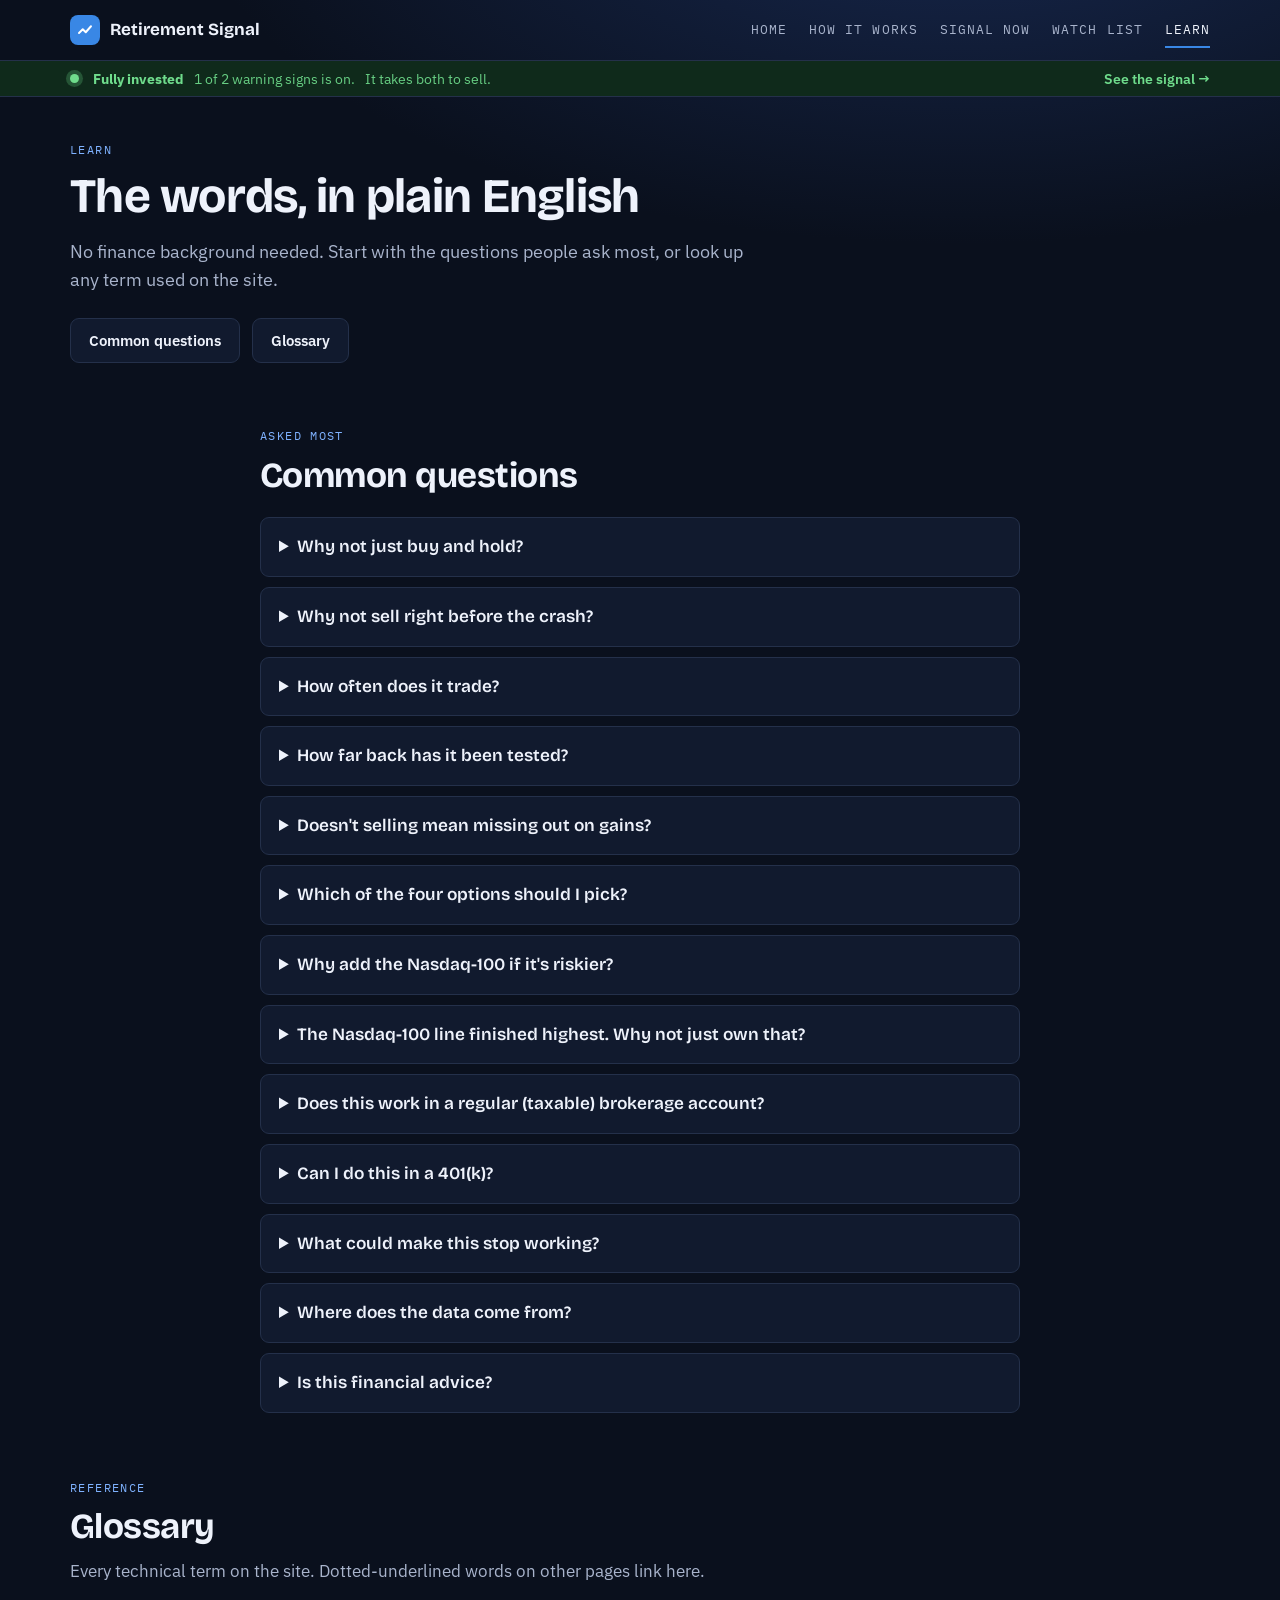
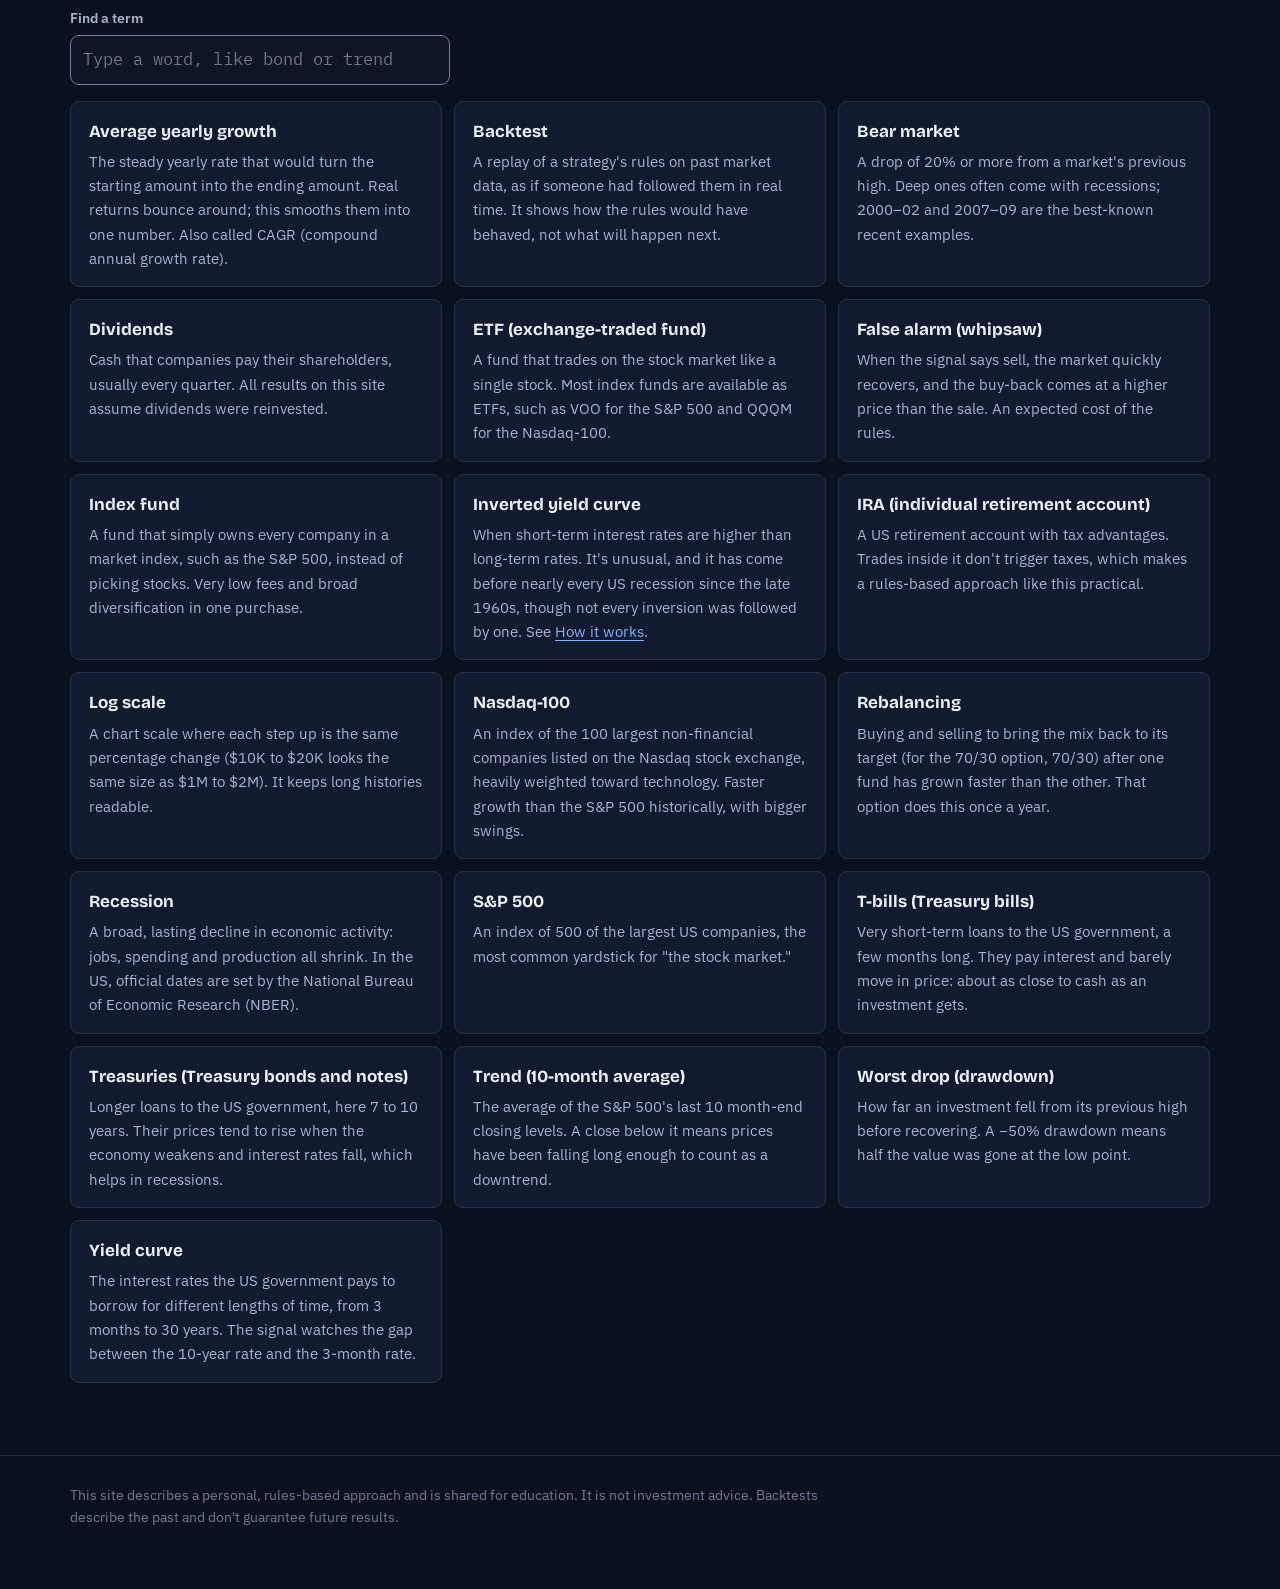
<file: learn.html>
<!DOCTYPE html>
<html lang="en">
<head>
  <!-- The <head> holds information about the page: its title, fonts, styles and scripts. -->
  <meta charset="utf-8">
  <meta name="viewport" content="width=device-width, initial-scale=1">
  <title>Learn · Retirement Signal</title>
  <meta name="description" content="Plain-English answers and a glossary for the Retirement Signal.">
  <link rel="icon" href="data:image/svg+xml,%3Csvg xmlns=%27http://www.w3.org/2000/svg%27 viewBox=%270 0 32 32%27%3E%3Crect width=%2732%27 height=%2732%27 rx=%277%27 fill=%27%233987e5%27/%3E%3Cpath d=%27M7 22l6-6 4 4 8-9%27 fill=%27none%27 stroke=%27white%27 stroke-width=%273%27 stroke-linecap=%27round%27 stroke-linejoin=%27round%27/%3E%3C/svg%3E">
  <link rel="preconnect" href="https://fonts.googleapis.com">
  <link rel="preconnect" href="https://fonts.gstatic.com" crossorigin>
  <link rel="stylesheet" href="https://fonts.googleapis.com/css2?family=Bricolage+Grotesque:opsz,wght@12..96,400..800&amp;family=IBM+Plex+Mono:wght@400;500;600&amp;family=IBM+Plex+Sans:wght@400;500;600&amp;display=swap">
  <!-- The ?v=... on each file is a version stamp: when it changes, browsers fetch the new file instead of an old saved copy. -->
  <link rel="stylesheet" href="assets/style.css?v=2f9714df">
  <script defer src="assets/common.js?v=2f9714df"></script>
  <script defer src="assets/learn.js?v=2f9714df"></script>
</head>
<body data-page="learn" data-charts="no">
  <header class="nav">
    <div class="wrap">
      <a class="brand" href="index.html"><span class="brand-mark" aria-hidden="true"><svg viewBox="0 0 24 24" fill="none" stroke="currentColor" stroke-width="2.6" stroke-linecap="round" stroke-linejoin="round"><path d="M4 16l5-5 4 4 7-8"/></svg></span><span class="brand-name">Retirement Signal</span></a>
      <nav class="nav-links" aria-label="Main">
        <a class="link" href="index.html">Home</a>
        <a class="link" href="framework.html">How it works</a>
        <a class="link" href="signal.html">Signal now</a>
        <a class="link" href="watch.html">Watch list</a>
        <a class="link" href="learn.html">Learn</a>
      </nav>
    </div>
  </header>

  <!-- A slim strip under the menu that says where things stand right now. common.js fills it in from data/signal.json. -->
  <a class="statusbar" id="statusbar" href="signal.html" hidden>
    <span class="wrap">
      <span class="sb-dot" aria-hidden="true"></span>
      <strong id="sb-state"></strong>
      <span class="sb-detail" id="sb-detail"></span>
      <span class="sb-note" id="sb-note"></span>
      <span class="sb-more">See the signal →</span>
    </span>
  </a>

  <main>
    <header class="page-head">
      <div class="wrap">
        <p class="eyebrow">Learn</p>
        <h1>The words, in plain English</h1>
        <p class="lead">No finance background needed. Start with the questions people ask most, or look up any term used on the site.</p>
        <p class="actions"><a class="btn" href="#faq">Common questions</a> <a class="btn" href="#glossary">Glossary</a></p>
      </div>
    </header>

    <section class="section" id="faq">
      <div class="wrap narrow">
        <header class="section-head"><p class="kicker">Asked most</p><h2>Common questions</h2></header>
        <div class="faq">
          <details>
            <summary>Why not just buy and hold?</summary>
            <p>Buying and holding an S&amp;P 500 fund works well over decades, and it's a perfectly good choice. The catch is the ride: it has fallen about 50% twice since 2000. Many people sell near the bottom of drops like that, which locks in the loss.</p>
            <p>The signal tries to make the ride easier to stick with. In the backtest every option had a smaller worst drop than simply holding its own funds and still grew faster, because it sidestepped part of the deepest bear markets. In calm years it trails.</p>
          </details>
          <details>
            <summary>Why not sell right before the crash?</summary>
            <p>Because nobody can reliably tell when that is. Every early-warning sell signal tested here (expensive valuations, rising unemployment, the yield curve on its own) lost money or at best broke even, because markets often keep rising for a long time after the warning. The signal waits until prices have actually started falling.</p>
          </details>
          <details>
            <summary>How often does it trade?</summary>
            <p>Rarely: a couple of times per decade on average. Each sale is followed by a buy-back, sometimes a month later, sometimes more than a year later. The <a href="index.html">Home page</a> lists every sale since 1987.</p>
          </details>
          <details>
            <summary>How far back has it been tested?</summary>
            <p>The main results start in 1968 for the two S&amp;P 500 options and in 1987 for the two that hold the Nasdaq-100, whose data starts in 1985. A rougher test of the same two warning signs goes back to 1920. It sidestepped most of the 1929–32 crash and missed the 1937–38 fall. The <a href="index.html#since-1920">Home page</a> shows both.</p>
          </details>
          <details>
            <summary>Doesn't selling mean missing out on gains?</summary>
            <p>Sometimes, yes. At least half the sales were <a href="#false-alarm">false alarms</a>: the market bounced, and the buy-back came at a higher price than the sale. That cost is the price of being out of the market during the long, deep declines, where the signal saved much more.</p>
          </details>
          <details>
            <summary>Which of the four options should I pick?</summary>
            <p>This site can't answer that for you. All four follow the same signal; they differ in what they hold and in how much they sell. The <a href="index.html#compare">side-by-side table</a> shows the trade-off: the options that grew fastest also had the costliest false alarms, and the 100% Nasdaq-100 option has the shortest test. How much time you have and how large a drop you could sit through are personal questions for you and a licensed financial professional.</p>
          </details>
          <details>
            <summary>Why add the Nasdaq-100 if it's riskier?</summary>
            <p>Over the period tested it grew faster than the S&amp;P 500. On its own, its drops are brutal. In the two options that hold it, it's sold completely whenever both warning signs agree, which tamed most of that risk while keeping most of the extra growth.</p>
          </details>
          <details>
            <summary>The Nasdaq-100 line finished highest. Why not just own that?</summary>
            <p>It fell about 80% from 2000 to 2002 and took well over a decade to get back to its old high. Very few people could watch most of their retirement savings disappear and keep holding for that long. The signal aims for strong growth you can actually live with.</p>
            <p>One of the four options on the <a href="index.html#nasdaq">Home page</a> is 100% Nasdaq-100 with the signal. In testing it grew fastest, because the signal sold before the 2000 and 2008 collapses. But each false alarm cost about twice as much, the test only goes back to 1987, and the result depends on the Nasdaq-100 continuing to outgrow the S&amp;P 500.</p>
          </details>
          <details>
            <summary>Does this work in a regular (taxable) brokerage account?</summary>
            <p>It was designed for retirement accounts such as an IRA, where buying and selling doesn't trigger taxes. In a taxable account, each sale could create a capital gains tax bill, which would eat into the results shown here.</p>
          </details>
          <details>
            <summary>Can I do this in a 401(k)?</summary>
            <p>It depends on your plan's fund menu and trading rules. You'd need an S&amp;P 500 index fund and a bond or Treasury option, and many 401(k)s don't offer a Nasdaq-100 fund. Some plans also limit how often you can move money. Check your plan's rules first.</p>
          </details>
          <details>
            <summary>What could make this stop working?</summary>
            <p>The main risk is the recession warning. If the yield curve stops inverting before recessions, the signal would rarely say sell. That happened through most of the 1930s and 1940s, when short-term rates sat under 1% and the curve could not invert. The warning also runs out 24 months after an inversion starts, so a downturn that arrives later than that would not trigger a sale. It also gives little protection in fast crashes (1987, 2020) or in bear markets without a recession (2022). And the history includes only about six recession bear markets since 1968, a small sample.</p>
          </details>
          <details>
            <summary>Where does the data come from?</summary>
            <p>Recent prices and interest rates come from FRED, the free data service of the Federal Reserve Bank of St. Louis. Older S&amp;P 500 history comes from a public daily dataset. The 1920–1967 test adds older interest-rate records collected by the National Bureau of Economic Research, also published on FRED. The backtest was cross-checked against independent sources and an earlier, separate rebuild of the same rules.</p>
          </details>
          <details>
            <summary>Is this financial advice?</summary>
            <p>No. It's a personal project shared for education. It shows how a set of rules would have behaved in the past, which doesn't guarantee anything about the future. Talk to a licensed financial professional about your own situation.</p>
          </details>
        </div>
      </div>
    </section>

    <section class="section" id="glossary">
      <div class="wrap">
        <header class="section-head"><p class="kicker">Reference</p><h2>Glossary</h2><p class="intro">Every technical term on the site. Dotted-underlined words on other pages link here.</p></header>
        <div class="field gl-search"><label for="gl-filter">Find a term</label><input id="gl-filter" type="search" placeholder="Type a word, like bond or trend" autocomplete="off"></div>
        <p class="fine" id="gl-empty" hidden>No terms match. Try a shorter word.</p>
        <dl class="glossary">
          <div id="cagr"><dt>Average yearly growth</dt><dd>The steady yearly rate that would turn the starting amount into the ending amount. Real returns bounce around; this smooths them into one number. Also called CAGR (compound annual growth rate).</dd></div>
          <div id="backtest"><dt>Backtest</dt><dd>A replay of a strategy's rules on past market data, as if someone had followed them in real time. It shows how the rules would have behaved, not what will happen next.</dd></div>
          <div id="bear-market"><dt>Bear market</dt><dd>A drop of 20% or more from a market's previous high. Deep ones often come with recessions; 2000–02 and 2007–09 are the best-known recent examples.</dd></div>
          <div id="dividends"><dt>Dividends</dt><dd>Cash that companies pay their shareholders, usually every quarter. All results on this site assume dividends were reinvested.</dd></div>
          <div id="etf"><dt>ETF (exchange-traded fund)</dt><dd>A fund that trades on the stock market like a single stock. Most index funds are available as ETFs, such as VOO for the S&amp;P 500 and QQQM for the Nasdaq-100.</dd></div>
          <div id="false-alarm"><dt>False alarm (whipsaw)</dt><dd>When the signal says sell, the market quickly recovers, and the buy-back comes at a higher price than the sale. An expected cost of the rules.</dd></div>
          <div id="index-fund"><dt>Index fund</dt><dd>A fund that simply owns every company in a market index, such as the S&amp;P 500, instead of picking stocks. Very low fees and broad diversification in one purchase.</dd></div>
          <div id="inverted"><dt>Inverted yield curve</dt><dd>When short-term interest rates are higher than long-term rates. It's unusual, and it has come before nearly every US recession since the late 1960s, though not every inversion was followed by one. See <a href="framework.html">How it works</a>.</dd></div>
          <div id="ira"><dt>IRA (individual retirement account)</dt><dd>A US retirement account with tax advantages. Trades inside it don't trigger taxes, which makes a rules-based approach like this practical.</dd></div>
          <div id="log-scale"><dt>Log scale</dt><dd>A chart scale where each step up is the same percentage change ($10K to $20K looks the same size as $1M to $2M). It keeps long histories readable.</dd></div>
          <div id="nasdaq100"><dt>Nasdaq-100</dt><dd>An index of the 100 largest non-financial companies listed on the Nasdaq stock exchange, heavily weighted toward technology. Faster growth than the S&amp;P 500 historically, with bigger swings.</dd></div>
          <div id="rebalancing"><dt>Rebalancing</dt><dd>Buying and selling to bring the mix back to its target (for the 70/30 option, 70/30) after one fund has grown faster than the other. That option does this once a year.</dd></div>
          <div id="recession"><dt>Recession</dt><dd>A broad, lasting decline in economic activity: jobs, spending and production all shrink. In the US, official dates are set by the National Bureau of Economic Research (NBER).</dd></div>
          <div id="sp500"><dt>S&amp;P 500</dt><dd>An index of 500 of the largest US companies, the most common yardstick for "the stock market."</dd></div>
          <div id="t-bills"><dt>T-bills (Treasury bills)</dt><dd>Very short-term loans to the US government, a few months long. They pay interest and barely move in price: about as close to cash as an investment gets.</dd></div>
          <div id="treasuries"><dt>Treasuries (Treasury bonds and notes)</dt><dd>Longer loans to the US government, here 7 to 10 years. Their prices tend to rise when the economy weakens and interest rates fall, which helps in recessions.</dd></div>
          <div id="trend"><dt>Trend (10-month average)</dt><dd>The average of the S&amp;P 500's last 10 month-end closing levels. A close below it means prices have been falling long enough to count as a downtrend.</dd></div>
          <div id="drawdown"><dt>Worst drop (drawdown)</dt><dd>How far an investment fell from its previous high before recovering. A −50% drawdown means half the value was gone at the low point.</dd></div>
          <div id="yield-curve"><dt>Yield curve</dt><dd>The interest rates the US government pays to borrow for different lengths of time, from 3 months to 30 years. The signal watches the gap between the 10-year rate and the 3-month rate.</dd></div>
        </dl>
      </div>
    </section>
  </main>

  <footer class="footer">
    <div class="wrap">

      <p>This site describes a personal, rules-based approach and is shared for education. It is not investment advice. Backtests describe the past and don't guarantee future results.</p>
    </div>
  </footer>
</body>
</html>
</file>
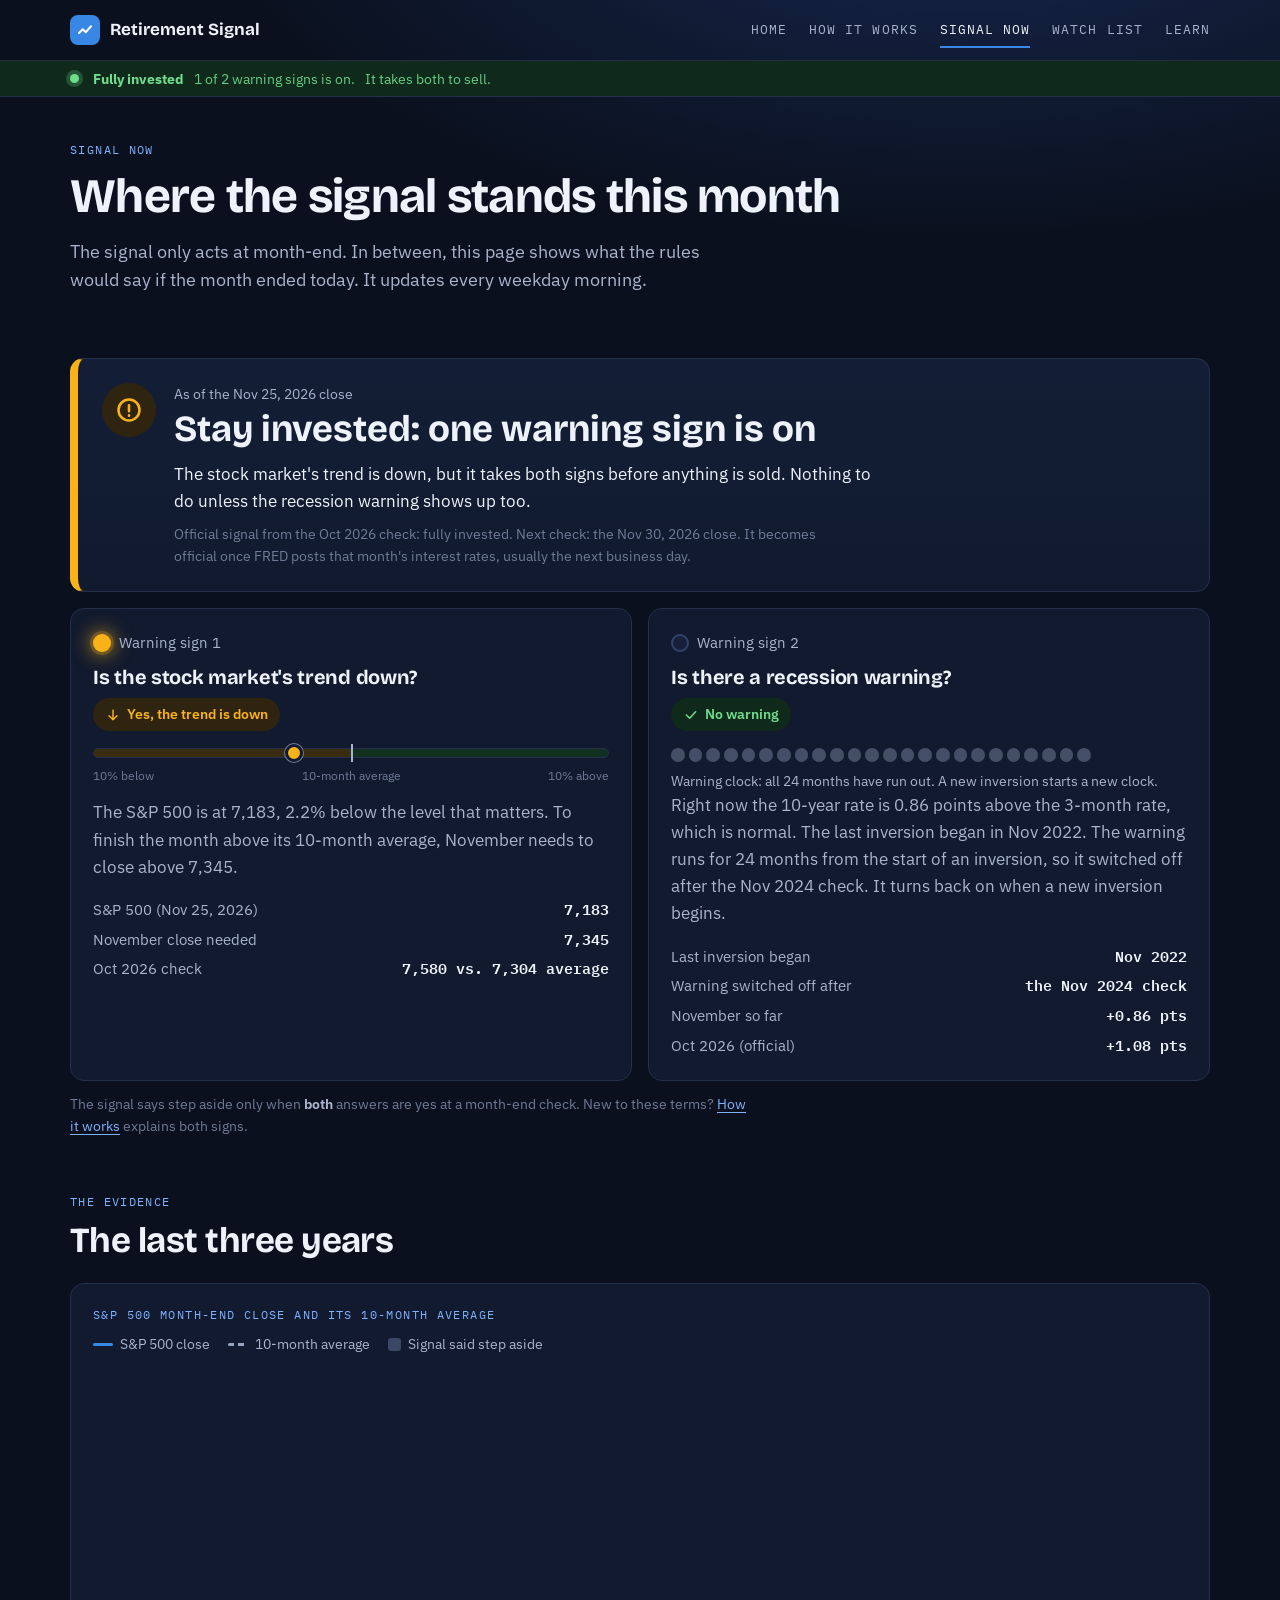
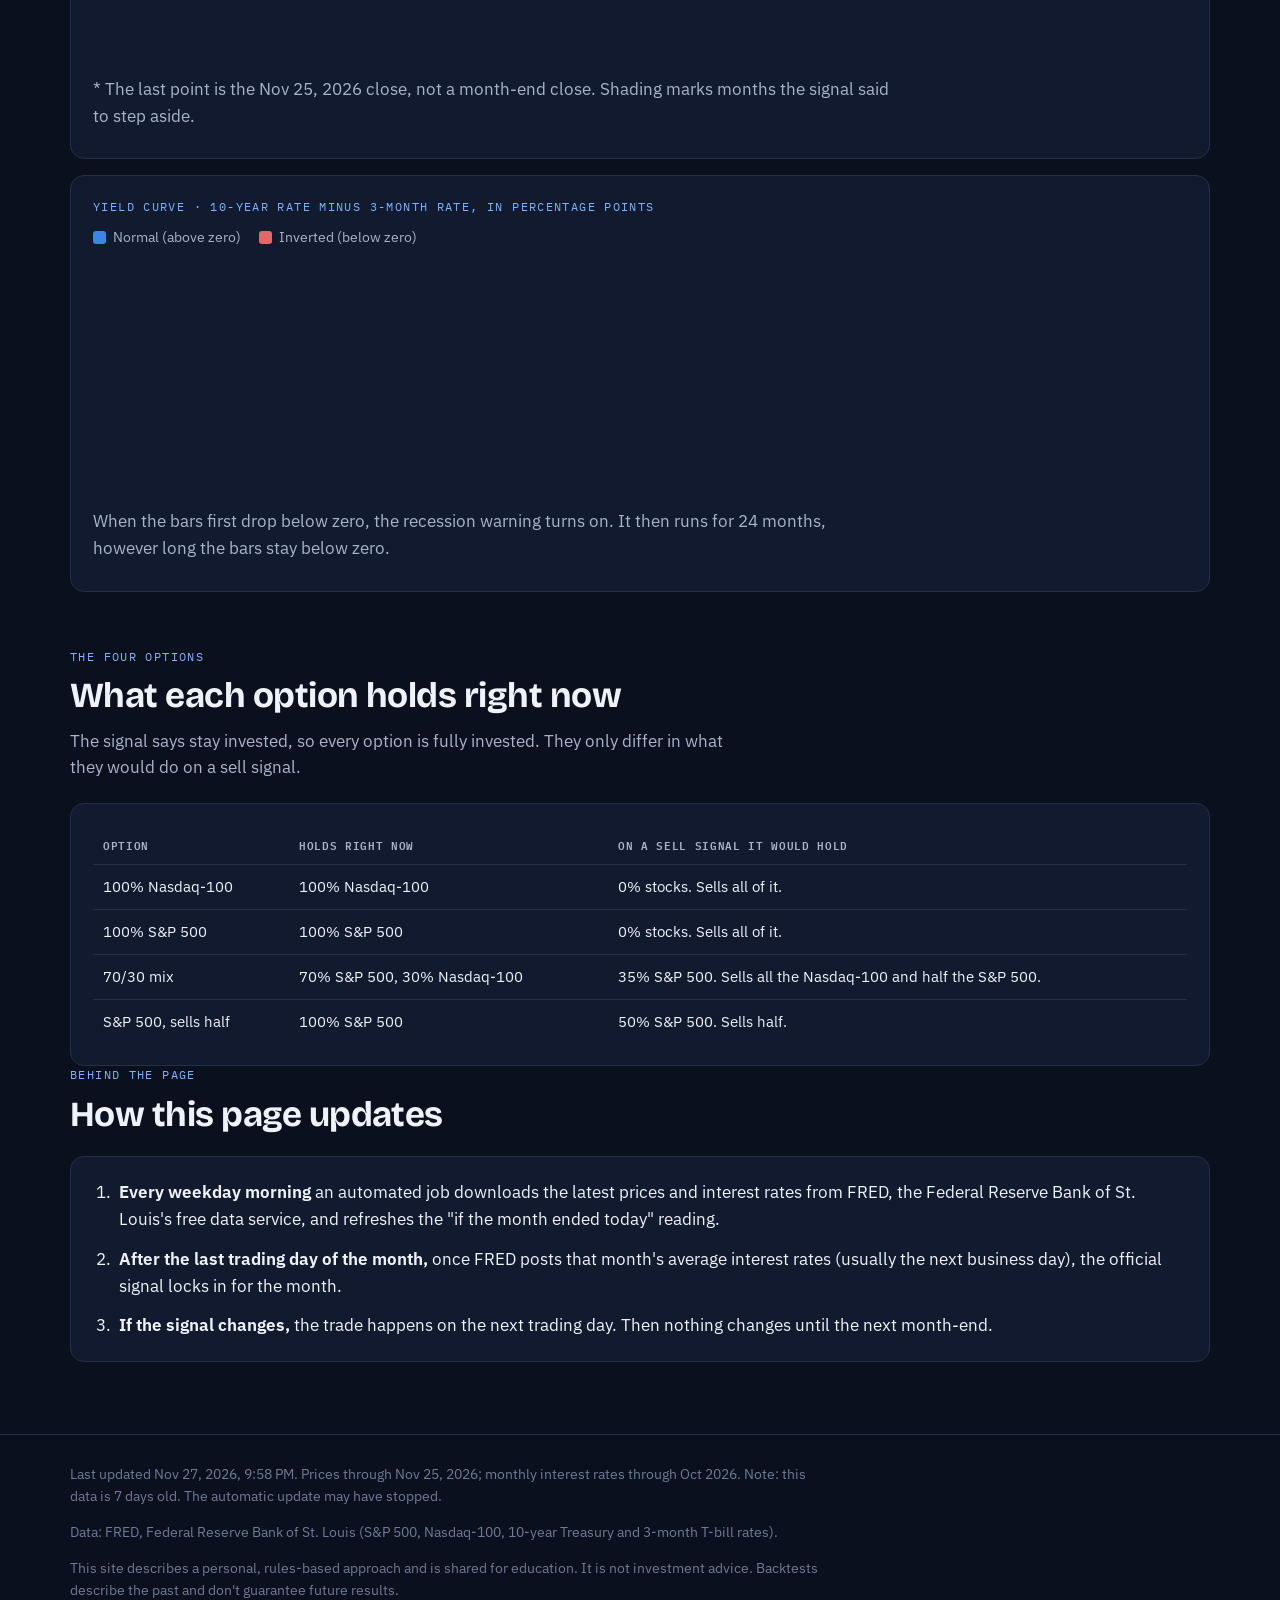
<file: signal.html>
<!DOCTYPE html>
<html lang="en">
<head>
  <!-- The <head> holds information about the page: its title, fonts, styles and scripts. -->
  <meta charset="utf-8">
  <meta name="viewport" content="width=device-width, initial-scale=1">
  <title>Signal now · Retirement Signal</title>
  <meta name="description" content="Where the Retirement Signal stands this month: the two warning signs and what they mean.">
  <link rel="icon" href="data:image/svg+xml,%3Csvg xmlns=%27http://www.w3.org/2000/svg%27 viewBox=%270 0 32 32%27%3E%3Crect width=%2732%27 height=%2732%27 rx=%277%27 fill=%27%233987e5%27/%3E%3Cpath d=%27M7 22l6-6 4 4 8-9%27 fill=%27none%27 stroke=%27white%27 stroke-width=%273%27 stroke-linecap=%27round%27 stroke-linejoin=%27round%27/%3E%3C/svg%3E">
  <link rel="preconnect" href="https://fonts.googleapis.com">
  <link rel="preconnect" href="https://fonts.gstatic.com" crossorigin>
  <link rel="stylesheet" href="https://fonts.googleapis.com/css2?family=Bricolage+Grotesque:opsz,wght@12..96,400..800&amp;family=IBM+Plex+Mono:wght@400;500;600&amp;family=IBM+Plex+Sans:wght@400;500;600&amp;display=swap">
  <!-- The ?v=... on each file is a version stamp: when it changes, browsers fetch the new file instead of an old saved copy. -->
  <link rel="stylesheet" href="assets/style.css?v=2f9714df">
  <!-- "defer" = download now, run once the page is ready, in this order: chart library, helpers, this page. -->
  <script defer src="assets/vendor/chart.umd.js?v=4.4.1"></script>
  <script defer src="assets/common.js?v=2f9714df"></script>
  <script defer src="assets/signal.js?v=2f9714df"></script>
</head>
<body data-page="signal" data-charts="yes">
  <header class="nav">
    <div class="wrap">
      <a class="brand" href="index.html"><span class="brand-mark" aria-hidden="true"><svg viewBox="0 0 24 24" fill="none" stroke="currentColor" stroke-width="2.6" stroke-linecap="round" stroke-linejoin="round"><path d="M4 16l5-5 4 4 7-8"/></svg></span><span class="brand-name">Retirement Signal</span></a>
      <nav class="nav-links" aria-label="Main">
        <a class="link" href="index.html">Home</a>
        <a class="link" href="framework.html">How it works</a>
        <a class="link" href="signal.html">Signal now</a>
        <a class="link" href="watch.html">Watch list</a>
        <a class="link" href="learn.html">Learn</a>
      </nav>
    </div>
  </header>

  <!-- A slim strip under the menu that says where things stand right now. common.js fills it in from data/signal.json. -->
  <a class="statusbar" id="statusbar" href="signal.html" hidden>
    <span class="wrap">
      <span class="sb-dot" aria-hidden="true"></span>
      <strong id="sb-state"></strong>
      <span class="sb-detail" id="sb-detail"></span>
      <span class="sb-note" id="sb-note"></span>
      <span class="sb-more">See the signal →</span>
    </span>
  </a>

  <main>
    <header class="page-head">
      <div class="wrap">
        <p class="eyebrow">Signal now</p>
        <h1>Where the signal stands this month</h1>
        <p class="lead">The signal only acts at month-end. In between, this page shows what the rules would say if the month ended today. It updates every weekday morning.</p>
      </div>
    </header>

    <section class="section">
      <div class="wrap">
        <!-- The big status. signal.js fills this in. -->
        <div class="status" id="status-card" data-kind="none">
          <div class="status-icon" id="status-icon" aria-hidden="true"></div>
          <div class="status-body">
            <p class="status-label" id="status-label">Loading the latest reading…</p>
            <p class="status-title" id="status-title"></p>
            <p class="status-means" id="status-means"></p>
            <p class="fine" id="status-next"></p>
          </div>
        </div>
        <div class="banner" id="pending" hidden></div>

        <div class="checks">
          <div class="panel check">
            <div class="lamp big" id="lamp-trend" data-state="unknown"><i class="bulb" aria-hidden="true"></i><span class="lamp-name">Warning sign 1</span><b class="lamp-state" hidden></b></div>
            <h3>Is the stock market's trend down?</h3>
            <p><span id="trend-pill" class="pill"></span></p>
            <div class="meter" id="trend-meter" aria-hidden="true">
              <div class="meter-track"><i class="meter-mid"></i><i class="meter-dot"></i></div>
              <div class="meter-scale"><span>10% below</span><span>10-month average</span><span>10% above</span></div>
            </div>
            <p id="trend-text"></p>
            <dl class="kv" id="trend-kv"></dl>
          </div>
          <div class="panel check">
            <div class="lamp big" id="lamp-curve" data-state="unknown"><i class="bulb" aria-hidden="true"></i><span class="lamp-name">Warning sign 2</span><b class="lamp-state" hidden></b></div>
            <h3>Is there a recession warning?</h3>
            <p><span id="curve-pill" class="pill"></span></p>
            <div class="dots" id="curve-dots" aria-hidden="true"></div>
            <p class="fine" id="curve-dots-note"></p>
            <p id="curve-text"></p>
            <dl class="kv" id="curve-kv"></dl>
          </div>
        </div>
        <p class="fine">The signal says step aside only when <strong>both</strong> answers are yes at a month-end check. New to these terms? <a href="framework.html">How it works</a> explains both signs.</p>
      </div>
    </section>

    <section class="section">
      <div class="wrap">
        <header class="section-head"><p class="kicker">The evidence</p><h2>The last three years</h2></header>
        <div class="panel chart-card">
          <p class="fig-label">S&amp;P 500 month-end close and its 10-month average</p>
          <div class="legend-static">
            <span><i class="key-line" style="background:var(--c-plan)"></i>S&amp;P 500 close</span>
            <span><i class="key-line dashed"></i>10-month average</span>
            <span><i class="key-box"></i>Signal said step aside</span>
          </div>
          <div class="chart-box mid"><canvas id="trend-chart" role="img" aria-label="S&amp;P 500 month-end closes against the 10-month average, last three years"></canvas></div>
          <p class="chart-note" id="trend-note"></p>
        </div>
        <div class="panel chart-card">
          <p class="fig-label">Yield curve · 10-year rate minus 3-month rate, in percentage points</p>
          <div class="legend-static">
            <span><i class="key-box k-pos solid"></i>Normal (above zero)</span>
            <span><i class="key-box k-neg solid"></i>Inverted (below zero)</span>
          </div>
          <div class="chart-box short"><canvas id="curve-chart" role="img" aria-label="Monthly yield curve, last three years"></canvas></div>
          <p class="chart-note">When the bars first drop below zero, the recession warning turns on. It then runs for 24 months, however long the bars stay below zero.</p>
        </div>
      </div>
    </section>

    <section class="section">
      <div class="wrap">
        <header class="section-head"><p class="kicker">The four options</p><h2>What each option holds right now</h2><p class="intro" id="options-intro"></p></header>
        <div class="panel table-wrap">
          <table>
            <thead><tr><th>Option</th><th>Holds right now</th><th id="options-th-next">On a sell signal it would hold</th></tr></thead>
            <tbody id="options-now"></tbody>
          </table>
        </div>
      </div>
      <div class="wrap">
        <header class="section-head"><p class="kicker">Behind the page</p><h2>How this page updates</h2></header>
        <div class="panel">
          <ol class="numbered">
            <li><strong>Every weekday morning</strong> an automated job downloads the latest prices and interest rates from FRED, the Federal Reserve Bank of St. Louis's free data service, and refreshes the "if the month ended today" reading.</li>
            <li><strong>After the last trading day of the month,</strong> once FRED posts that month's average interest rates (usually the next business day), the official signal locks in for the month.</li>
            <li><strong>If the signal changes,</strong> the trade happens on the next trading day. Then nothing changes until the next month-end.</li>
          </ol>
        </div>
      </div>
    </section>
  </main>

  <footer class="footer">
    <div class="wrap">
      <p id="data-status"></p>
      <p>Data: FRED, Federal Reserve Bank of St. Louis (S&amp;P 500, Nasdaq-100, 10-year Treasury and 3-month T-bill rates).</p>
      <p>This site describes a personal, rules-based approach and is shared for education. It is not investment advice. Backtests describe the past and don't guarantee future results.</p>
    </div>
  </footer>
</body>
</html>
</file>
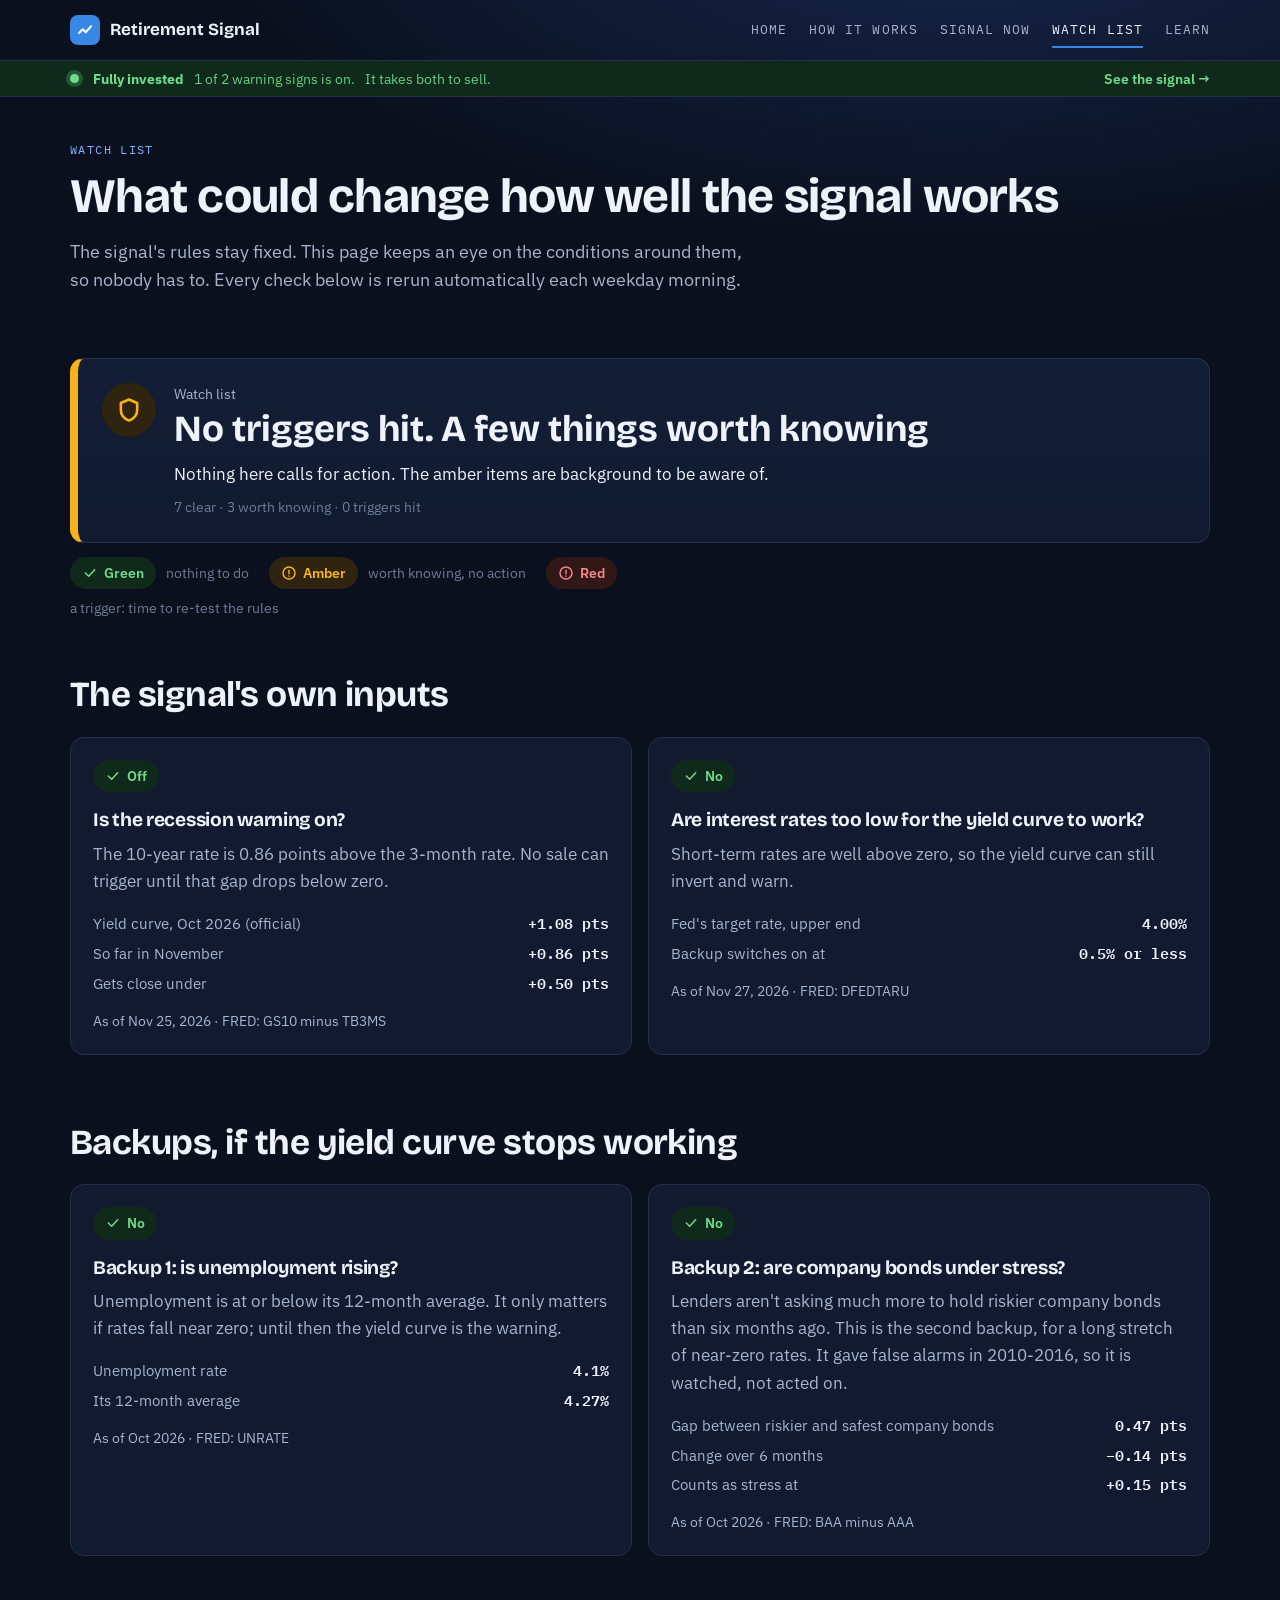
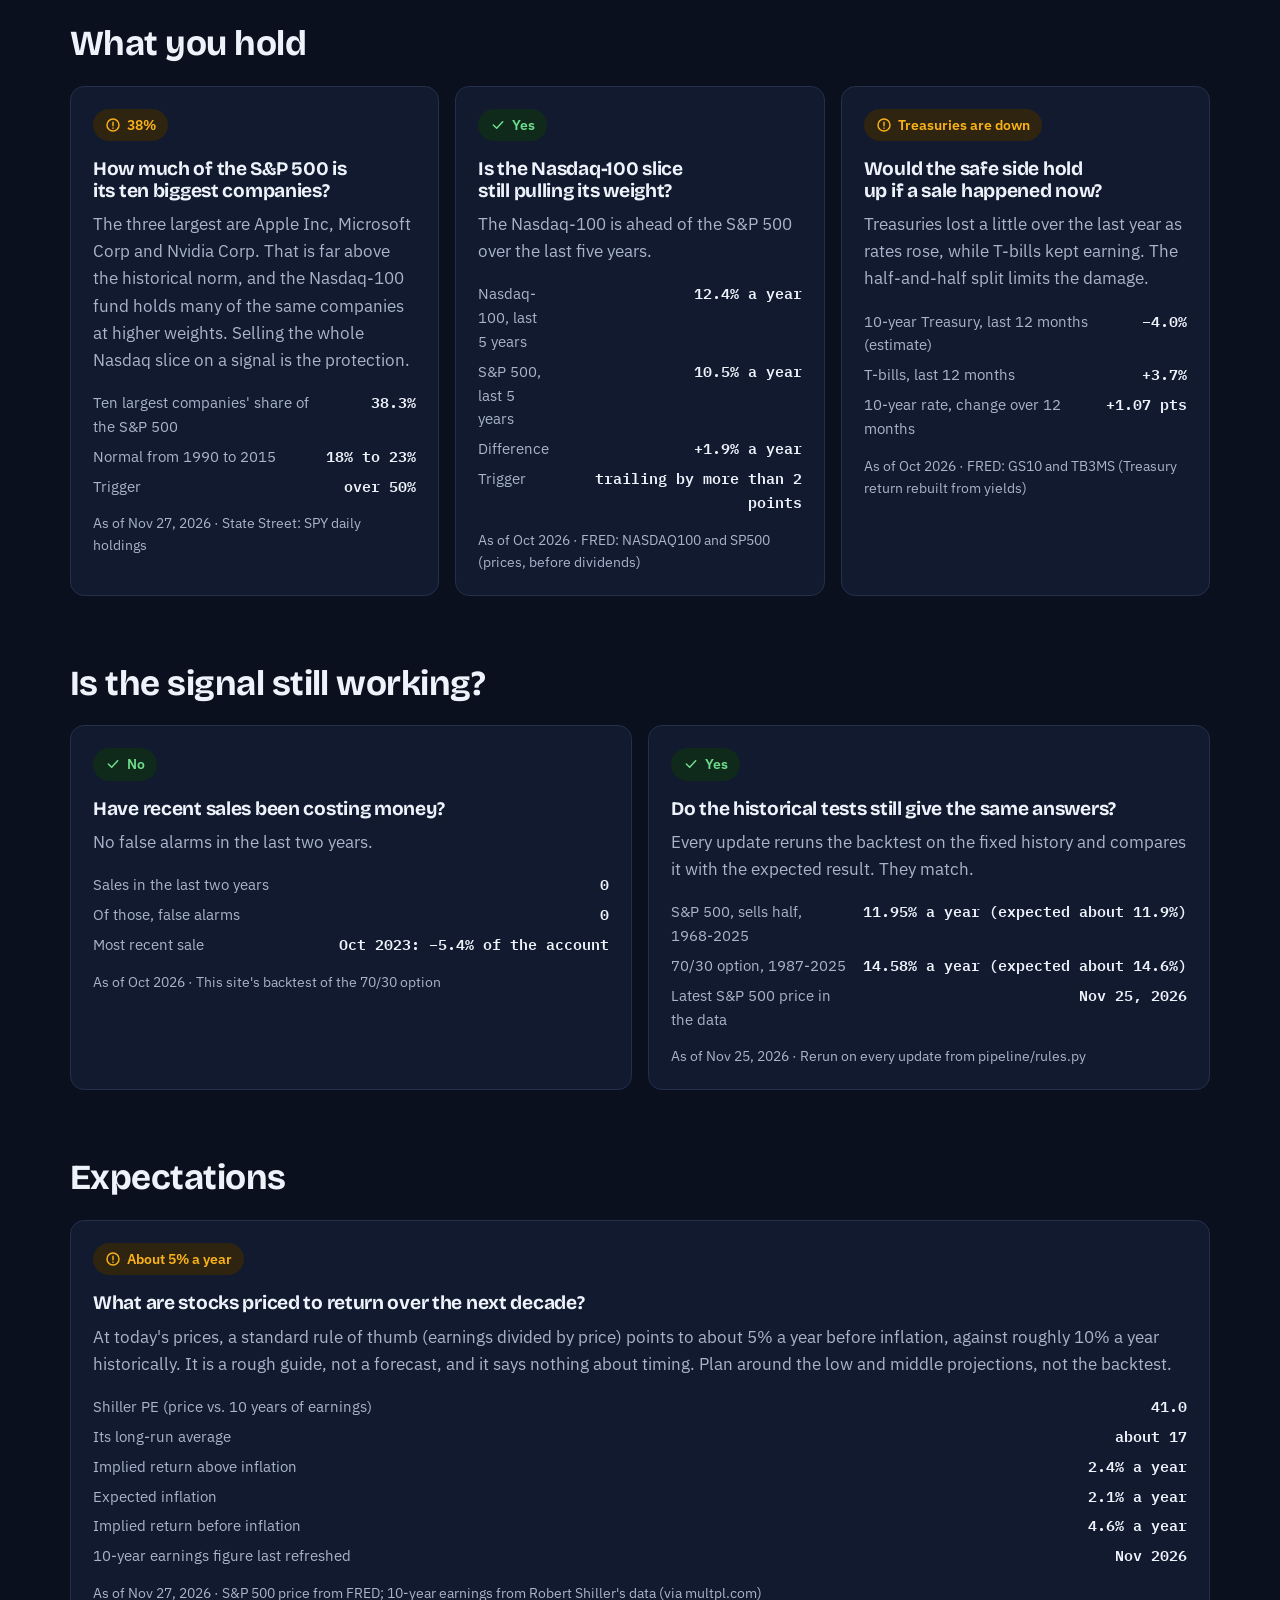
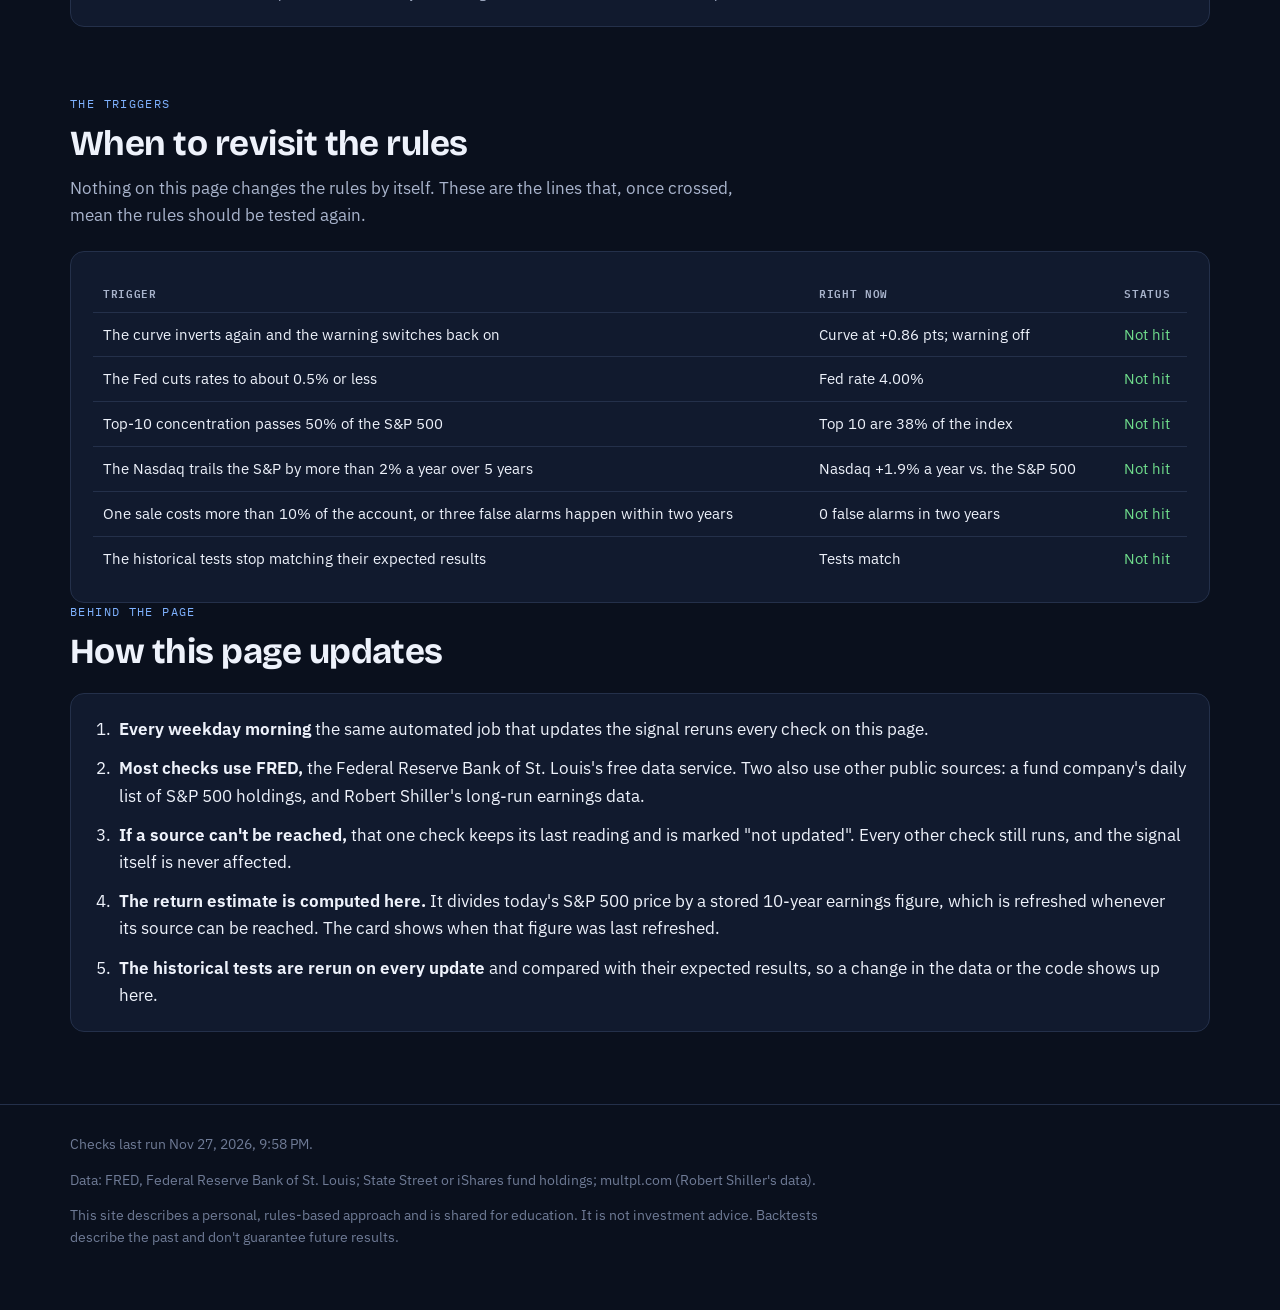
<file: watch.html>
<!DOCTYPE html>
<html lang="en">
<head>
  <!-- The <head> holds information about the page: its title, fonts, styles and scripts. -->
  <meta charset="utf-8">
  <meta name="viewport" content="width=device-width, initial-scale=1">
  <title>Watch list · Retirement Signal</title>
  <meta name="description" content="The things that could change how well the Retirement Signal works, checked automatically every weekday.">
  <link rel="icon" href="data:image/svg+xml,%3Csvg xmlns=%27http://www.w3.org/2000/svg%27 viewBox=%270 0 32 32%27%3E%3Crect width=%2732%27 height=%2732%27 rx=%277%27 fill=%27%233987e5%27/%3E%3Cpath d=%27M7 22l6-6 4 4 8-9%27 fill=%27none%27 stroke=%27white%27 stroke-width=%273%27 stroke-linecap=%27round%27 stroke-linejoin=%27round%27/%3E%3C/svg%3E">
  <link rel="preconnect" href="https://fonts.googleapis.com">
  <link rel="preconnect" href="https://fonts.gstatic.com" crossorigin>
  <link rel="stylesheet" href="https://fonts.googleapis.com/css2?family=Bricolage+Grotesque:opsz,wght@12..96,400..800&amp;family=IBM+Plex+Mono:wght@400;500;600&amp;family=IBM+Plex+Sans:wght@400;500;600&amp;display=swap">
  <!-- The ?v=... on each file is a version stamp: when it changes, browsers fetch the new file instead of an old saved copy. -->
  <link rel="stylesheet" href="assets/style.css?v=2f9714df">
  <!-- "defer" = download now, run once the page is ready, in this order: helpers, then this page. -->
  <script defer src="assets/common.js?v=2f9714df"></script>
  <script defer src="assets/watch.js?v=2f9714df"></script>
</head>
<body data-page="watch">
  <header class="nav">
    <div class="wrap">
      <a class="brand" href="index.html"><span class="brand-mark" aria-hidden="true"><svg viewBox="0 0 24 24" fill="none" stroke="currentColor" stroke-width="2.6" stroke-linecap="round" stroke-linejoin="round"><path d="M4 16l5-5 4 4 7-8"/></svg></span><span class="brand-name">Retirement Signal</span></a>
      <nav class="nav-links" aria-label="Main">
        <a class="link" href="index.html">Home</a>
        <a class="link" href="framework.html">How it works</a>
        <a class="link" href="signal.html">Signal now</a>
        <a class="link" href="watch.html">Watch list</a>
        <a class="link" href="learn.html">Learn</a>
      </nav>
    </div>
  </header>

  <!-- A slim strip under the menu that says where things stand right now. common.js fills it in from data/signal.json. -->
  <a class="statusbar" id="statusbar" href="signal.html" hidden>
    <span class="wrap">
      <span class="sb-dot" aria-hidden="true"></span>
      <strong id="sb-state"></strong>
      <span class="sb-detail" id="sb-detail"></span>
      <span class="sb-note" id="sb-note"></span>
      <span class="sb-more">See the signal →</span>
    </span>
  </a>

  <main>
    <header class="page-head">
      <div class="wrap">
        <p class="eyebrow">Watch list</p>
        <h1>What could change how well the signal works</h1>
        <p class="lead">The signal's rules stay fixed. This page keeps an eye on the conditions around them, so nobody has to. Every check below is rerun automatically each weekday morning.</p>
      </div>
    </header>

    <section class="section">
      <div class="wrap">
        <!-- The overall reading. watch.js fills this in from data/watch.json. -->
        <div class="status" id="watch-status" data-kind="none">
          <div class="status-icon" id="watch-icon" aria-hidden="true"></div>
          <div class="status-body">
            <p class="status-label" id="watch-label">Loading the latest checks…</p>
            <p class="status-title" id="watch-title"></p>
            <p class="status-means" id="watch-means"></p>
            <p class="fine" id="watch-counts"></p>
          </div>
        </div>
        <p class="fine watch-key"><span class="pill good" id="key-good"></span> nothing to do <span class="pill warn" id="key-warn"></span> worth knowing, no action <span class="pill bad" id="key-bad"></span> a trigger: time to re-test the rules</p>
      </div>
    </section>

    <!-- One block per group of checks. watch.js builds these. -->
    <div id="watch-groups"></div>

    <section class="section">
      <div class="wrap">
        <header class="section-head"><p class="kicker">The triggers</p><h2>When to revisit the rules</h2><p class="intro">Nothing on this page changes the rules by itself. These are the lines that, once crossed, mean the rules should be tested again.</p></header>
        <div class="panel table-wrap">
          <table>
            <thead><tr><th>Trigger</th><th>Right now</th><th>Status</th></tr></thead>
            <tbody id="watch-triggers"></tbody>
          </table>
        </div>
      </div>
      <div class="wrap">
        <header class="section-head"><p class="kicker">Behind the page</p><h2>How this page updates</h2></header>
        <div class="panel">
          <ol class="numbered">
            <li><strong>Every weekday morning</strong> the same automated job that updates the signal reruns every check on this page.</li>
            <li><strong>Most checks use FRED,</strong> the Federal Reserve Bank of St. Louis's free data service. Two also use other public sources: a fund company's daily list of S&amp;P 500 holdings, and Robert Shiller's long-run earnings data.</li>
            <li><strong>If a source can't be reached,</strong> that one check keeps its last reading and is marked "not updated". Every other check still runs, and the signal itself is never affected.</li>
            <li><strong>The return estimate is computed here.</strong> It divides today's S&amp;P 500 price by a stored 10-year earnings figure, which is refreshed whenever its source can be reached. The card shows when that figure was last refreshed.</li>
            <li><strong>The historical tests are rerun on every update</strong> and compared with their expected results, so a change in the data or the code shows up here.</li>
          </ol>
        </div>
      </div>
    </section>
  </main>

  <footer class="footer">
    <div class="wrap">
      <p id="data-status"></p>
      <p>Data: FRED, Federal Reserve Bank of St. Louis; State Street or iShares fund holdings; multpl.com (Robert Shiller's data).</p>
      <p>This site describes a personal, rules-based approach and is shared for education. It is not investment advice. Backtests describe the past and don't guarantee future results.</p>
    </div>
  </footer>
</body>
</html>
</file>
<file: assets/style.css>
/* ==========================================================================
   style.css — "Night Watch": a dark instrument panel.
   The plan keeps watch; two warning lamps sit beside the chart.

   How CSS works in one sentence: a "selector" picks elements on the page
   (like .panel or h1) and the lines inside { } set how they look.
   The --names in :root are the design's settings. Change a color here
   and it changes everywhere, charts included (the scripts read these too).
   ========================================================================== */
:root {
  color-scheme: dark;
  /* page */
  --bg: #0a101d;  --surface: #111a2e;  --surface-2: #0d1526;  --field: #0d1526;
  --ink: #eef2fb;  --ink-2: #a9b4cc;  --ink-3: #6f7b96;  --line: #24304a;
  --link: #7fb2ff;  --focus: #7fb2ff;  --accent: #3987e5;  --accent-ink: #06101f;
  /* chart lines: this plan, S&P 500, Nasdaq-100 */
  --c-plan: #3987e5;  --c-sp: #93a3c0;  --c-ndx: #d55181;
  --c-band: rgba(147, 163, 192, 0.14);  --c-band-key: #3a4865;
  --c-grid: #1a2540;  --c-axis: #2c3a58;  --c-ink: #eef2fb;  --c-ink-2: #a9b4cc;  --c-ink-3: #6f7b96;
  --c-surface: #111a2e;  --c-tip: #0a101d;  --c-neg: #e66767;
  --chart-area: 0.3;  --chart-plan-width: 2.75;  --tip-radius: 8;
  /* status: good / warning / bad */
  --good: #0ca30c;  --good-bg: #0f2a1b;  --good-ink: #6fdc8c;
  --warn: #fab219;  --warn-bg: #2e2410;  --warn-ink: #fab219;
  --bad: #d03b3b;   --bad-bg: #321717;   --bad-ink: #f08a8a;
  --seg-safe: #199e70;  --seg-bills: #9ec5f4;  --seg-bills-ink: #06101f;
  /* shape and type */
  --radius: 14px;  --radius-sm: 9px;  --wrap: 1180px;
  --font-display: "Bricolage Grotesque", "Segoe UI", system-ui, sans-serif;
  --font-body: "IBM Plex Sans", "Segoe UI", system-ui, sans-serif;
  --font-ui: "IBM Plex Sans", "Segoe UI", system-ui, sans-serif;
  --font-num: "IBM Plex Mono", Consolas, "Courier New", monospace;
}
/* ---------- layout shared by the whole site ---------- */
*, *::before, *::after { box-sizing: border-box; }
html { scroll-behavior: smooth; -webkit-text-size-adjust: 100%; }
body {
  margin: 0;
  background: var(--bg);
  color: var(--ink);
  font-family: var(--font-body);
  font-size: 17px;
  line-height: 1.6;
}
[hidden] { display: none !important; }
a { color: var(--link); text-underline-offset: 3px; }
a.term { color: inherit; text-decoration: underline dotted var(--ink-3); }
a.term:hover { color: var(--link); }
h1, h2, h3 { font-family: var(--font-display); line-height: 1.12; margin: 0; text-wrap: balance; }
p { margin: 0 0 1em; }
strong { font-weight: 650; }
:focus-visible { outline: 3px solid var(--focus); outline-offset: 2px; }
.wrap { width: 100%; max-width: var(--wrap, 1120px); margin: 0 auto; padding: 0 20px; }
.wrap.narrow { max-width: 800px; }

/* navigation */
.nav .wrap { display: flex; align-items: center; justify-content: space-between; gap: 12px 24px; flex-wrap: wrap; min-height: 60px; padding-top: 8px; padding-bottom: 8px; }
.brand { display: inline-flex; align-items: center; gap: 10px; text-decoration: none; color: var(--ink); font-family: var(--font-display); font-weight: 700; }
.brand-mark { width: 30px; height: 30px; display: grid; place-items: center; flex: none; }
.brand-mark svg { width: 18px; height: 18px; }
.nav-links { display: flex; flex-wrap: wrap; gap: 4px 22px; }
.nav .link { color: var(--ink-2); text-decoration: none; font-family: var(--font-ui); font-size: 0.95rem; padding: 6px 0; white-space: nowrap; }
.nav .link:hover, .nav .link[aria-current="page"] { color: var(--ink); }

/* hero: heading, the warning lamps and the main chart */
.hero-grid { display: grid; gap: 20px 32px; grid-template-columns: minmax(0, 1fr); }
.hero-head h1 { font-size: clamp(1.9rem, 4.2vw, 3.2rem); }
.lead { font-size: 1.1rem; color: var(--ink-2); max-width: 62ch; margin: 14px 0 0; }
.eyebrow, .kicker, .fig-label, .side-title, .rule-when { font-family: var(--font-ui); font-size: 0.8rem; margin: 0 0 10px; color: var(--ink-2); }
.hero-side { display: flex; flex-direction: column; gap: 10px; align-items: flex-start; min-width: 0; }
.side-title { margin: 0; }
.side-link { font-family: var(--font-ui); font-size: 0.9rem; }
.lamps { display: flex; flex-wrap: wrap; gap: 8px 18px; }
.lamp { display: inline-flex; align-items: center; gap: 8px; font-family: var(--font-ui); font-size: 0.92rem; }
.bulb { width: 14px; height: 14px; border-radius: 50%; flex: none; background: var(--ink-3); }
.lamp[data-state="on"] .bulb { background: var(--warn); }
.lamp[data-state="off"] .bulb { background: var(--good); }
.lamp-name { color: var(--ink-2); }
.pill { display: inline-flex; align-items: center; gap: 6px; padding: 5px 12px; border-radius: 999px; font-family: var(--font-ui); font-weight: 600; font-size: 0.88rem; text-decoration: none; }
.pill svg { width: 16px; height: 16px; flex: none; }
.pill.good { background: var(--good-bg); color: var(--good-ink); }
.pill.warn { background: var(--warn-bg); color: var(--warn-ink); }
.pill.bad { background: var(--bad-bg); color: var(--bad-ink); }

.stage { min-width: 0; }
.stage-top { display: flex; flex-wrap: wrap; justify-content: space-between; align-items: flex-end; gap: 12px 24px; }
.readout { min-width: 0; }
.ro-date { font-family: var(--font-ui); font-size: 0.9rem; color: var(--ink-2); min-height: 1.4em; }
.ro-items { display: flex; flex-wrap: wrap; gap: 6px 30px; margin-top: 4px; }
.ro-name { display: flex; align-items: center; gap: 6px; font-family: var(--font-ui); font-size: 0.85rem; color: var(--ink-2); }
.ro-val { display: block; font-family: var(--font-num); font-size: clamp(1.25rem, 2.6vw, 1.9rem); font-weight: 600; line-height: 1.15; font-variant-numeric: tabular-nums; }
.ro-plan .ro-val { font-size: clamp(1.6rem, 3.6vw, 2.6rem); }
.dot { width: 10px; height: 10px; border-radius: 50%; display: inline-block; flex: none; }
.toggle { display: inline-flex; flex-wrap: wrap; gap: 2px; padding: 3px; border: 1px solid var(--line); border-radius: var(--radius-sm); background: var(--surface); }
.toggle button, .chip, .btn { font: inherit; font-family: var(--font-ui); cursor: pointer; }
.toggle button { font-size: 0.85rem; border: 0; background: transparent; color: var(--ink-2); padding: 7px 12px; border-radius: calc(var(--radius-sm) - 2px); }
.toggle button[aria-pressed="true"] { background: var(--accent); color: var(--accent-ink); font-weight: 600; }
.chips { display: flex; flex-wrap: wrap; gap: 8px; align-items: center; margin: 14px 0 6px; }
.chip { display: inline-flex; align-items: center; gap: 7px; font-size: 0.85rem; padding: 6px 13px; border-radius: 999px; border: 1px solid var(--line); background: transparent; color: var(--ink-2); }
.chip:hover { color: var(--ink); border-color: var(--ink-3); }
.chip[aria-pressed="true"] { background: var(--ink); color: var(--bg); border-color: var(--ink); }
.chip.series[aria-pressed="true"] { background: transparent; color: var(--ink); border-color: var(--line); }
.chip.series[aria-pressed="false"] { opacity: 0.5; text-decoration: line-through; }
.chip-key, .legend-static span { display: inline-flex; align-items: center; gap: 7px; font-family: var(--font-ui); font-size: 0.85rem; color: var(--ink-2); }
.legend-static { display: flex; flex-wrap: wrap; gap: 6px 18px; margin-bottom: 10px; }
.key-line { width: 20px; height: 3px; border-radius: 2px; display: inline-block; flex: none; }
.key-line.dashed { background: repeating-linear-gradient(90deg, var(--c-sp) 0 6px, transparent 6px 10px); }
.key-box { width: 13px; height: 13px; border-radius: 3px; display: inline-block; flex: none; background: var(--c-band-key); }
.key-box.k-pos { background: color-mix(in srgb, var(--c-plan) 35%, transparent); }
.key-box.k-neg { background: color-mix(in srgb, var(--c-neg) 65%, transparent); }
.key-box.k-pos.solid { background: var(--c-plan); }
.key-box.k-neg.solid { background: var(--c-neg); }
.chart-box { position: relative; height: 240px; }
.chart-box.hero-chart { height: clamp(320px, 52vh, 520px); }
.chart-box.mid { height: 300px; }
.stage-foot { display: flex; flex-wrap: wrap; justify-content: space-between; align-items: center; gap: 10px 20px; }
.stage-foot .chips { margin: 10px 0; }
.btn { display: inline-flex; align-items: center; gap: 8px; text-decoration: none; font-weight: 600; font-size: 0.92rem; padding: 10px 18px; border-radius: var(--radius-sm); border: 1px solid var(--line); background: var(--surface); color: var(--ink); }
.btn svg { width: 16px; height: 16px; }
.btn.primary { background: var(--accent); border-color: var(--accent); color: var(--accent-ink); }
.chart-note { color: var(--ink-2); margin: 10px 0 6px; max-width: 80ch; }
.chart-fine, .fine { font-size: 0.86rem; color: var(--ink-3); margin: 8px 0 0; max-width: 85ch; }
.fine strong { color: var(--ink-2); }

/* sections */
.section { padding: 56px 0 0; }
.section-head { margin-bottom: 22px; }
.section-head h2, .page-head h1 { font-size: clamp(1.5rem, 3vw, 2.2rem); }
.page-head h1 { font-size: clamp(1.9rem, 4.2vw, 3rem); }
.page-head { padding: 44px 0 8px; }
.intro { color: var(--ink-2); font-size: 1.05rem; max-width: 68ch; margin: 12px 0 0; }
.actions { display: flex; flex-wrap: wrap; gap: 12px; margin: 24px 0 0; }
.panel, .card, .stat { background: var(--surface); border: 1px solid var(--line); border-radius: var(--radius); padding: 22px; min-width: 0; }
.wrap > .panel + .panel, .wrap > .cards + .panel, .wrap > .split + .panel, .wrap > .status + .panel { margin-top: 16px; }

/* headline numbers */
.stats { display: grid; gap: 16px; grid-template-columns: repeat(auto-fit, minmax(230px, 1fr)); }
.stat-label { font-family: var(--font-ui); font-size: 0.88rem; font-weight: 600; color: var(--ink-2); }
.stat-value { font-family: var(--font-num); font-size: 2.3rem; font-weight: 600; line-height: 1.1; margin: 8px 0 6px; font-variant-numeric: tabular-nums; }
.compare { display: flex; flex-wrap: wrap; gap: 2px 14px; font-family: var(--font-ui); font-size: 0.86rem; color: var(--ink-2); }
.compare span { display: inline-flex; align-items: center; gap: 6px; white-space: nowrap; }
.compare .dot { width: 8px; height: 8px; }
.stat-explain { font-size: 0.86rem; color: var(--ink-3); margin-top: 10px; padding-top: 10px; border-top: 1px solid var(--line); }

/* three steps */
.steps3 { list-style: none; counter-reset: s; margin: 0; padding: 0; display: grid; gap: 16px; grid-template-columns: minmax(0, 1fr); }
@media (min-width: 860px) { .steps3 { grid-template-columns: repeat(3, minmax(0, 1fr)); } }
.steps3 li { counter-increment: s; background: var(--surface); border: 1px solid var(--line); border-radius: var(--radius); padding: 22px; }
.steps3 li::before { content: counter(s); display: grid; place-items: center; width: 36px; height: 36px; border-radius: 50%; background: var(--accent); color: var(--accent-ink); font-family: var(--font-num); font-weight: 700; margin-bottom: 14px; }
.steps3 h3, .card h3 { font-size: 1.15rem; margin-bottom: 8px; }
.steps3 p, .card p { color: var(--ink-2); margin: 0; }

/* calculator */
.calc-form { display: grid; gap: 14px; grid-template-columns: repeat(auto-fit, minmax(190px, 1fr)); margin-bottom: 18px; }
.field label { display: block; font-family: var(--font-ui); font-size: 0.86rem; font-weight: 600; color: var(--ink-2); margin-bottom: 6px; }
.field input, .field select { width: 100%; font: inherit; font-family: var(--font-num); padding: 10px 12px; border-radius: var(--radius-sm); border: 1px solid var(--ink-3); background: var(--field); color: var(--ink); }
.field-error { color: var(--bad-ink); font-family: var(--font-ui); font-size: 0.8rem; min-height: 1.2em; margin-top: 4px; }
.results { display: grid; gap: 16px; grid-template-columns: repeat(auto-fit, minmax(230px, 1fr)); transition: opacity 0.15s; }
.results.stale { opacity: 0.35; }
.result { border: 1px solid var(--line); border-radius: var(--radius-sm); padding: 16px; background: var(--surface-2); min-width: 0; }
.result-name { font-family: var(--font-ui); font-size: 0.86rem; color: var(--ink-2); }
.result-value { font-family: var(--font-num); font-size: 1.7rem; font-weight: 600; line-height: 1.2; margin: 4px 0 8px; font-variant-numeric: tabular-nums; }
.result-bar { height: 8px; border-radius: 4px; background: var(--line); margin-bottom: 10px; overflow: hidden; }
.result-bar i { display: block; height: 100%; border-radius: 4px; }
.result.plan .result-bar i { background: var(--c-plan); }
.result.sp .result-bar i { background: var(--c-sp); }
.result.ndx .result-bar i { background: var(--c-ndx); }
.result-row { display: flex; justify-content: space-between; gap: 12px; font-family: var(--font-ui); font-size: 0.88rem; color: var(--ink-2); padding-top: 5px; }
.result-row b { color: var(--ink); font-family: var(--font-num); font-weight: 600; font-variant-numeric: tabular-nums; }

/* tables */
.table-wrap { overflow-x: auto; }
table { width: 100%; border-collapse: collapse; font-size: 0.93rem; }
th, td { text-align: left; padding: 10px 10px; border-bottom: 1px solid var(--line); }
th { font-family: var(--font-ui); color: var(--ink-2); font-weight: 600; font-size: 0.82rem; vertical-align: bottom; }
td.muted { color: var(--ink-2); }
td.num, th.num { text-align: right; font-family: var(--font-num); font-variant-numeric: tabular-nums; white-space: nowrap; }
tbody tr:last-child td { border-bottom: 0; }
.up { color: var(--good-ink); }
.down { color: var(--bad-ink); }
details.more { margin-top: 18px; }
.section-early .stats + .panel, .section-early .panel + .cards { margin-top: 16px; }
.section-early .fine { margin-top: 16px; }
details > summary { cursor: pointer; font-family: var(--font-ui); font-weight: 600; color: var(--link); margin-bottom: 14px; }

/* how it works */
.cards { display: grid; gap: 16px; }
.cards.cols-3 { grid-template-columns: minmax(0, 1fr); }
@media (min-width: 640px) { .cards.cols-3 { grid-template-columns: repeat(2, minmax(0, 1fr)); } }
@media (min-width: 960px) { .cards.cols-3 { grid-template-columns: repeat(3, minmax(0, 1fr)); } }
.rule { border-top-width: 4px; }
.rule.go { border-top-color: var(--good); }
.rule.stop { border-top-color: var(--bad); }
.rule.wait { border-top-color: var(--warn); }
.rule-when { margin-bottom: 6px; }
.allocs { margin-top: 16px; }
.alloc + .alloc { margin-top: 18px; }
.alloc-name { font-family: var(--font-ui); font-weight: 600; margin-bottom: 8px; }
.bar { display: flex; gap: 2px; min-height: 34px; border-radius: 6px; overflow: hidden; }
.seg { display: flex; align-items: center; padding: 6px 10px; font-family: var(--font-ui); font-size: 0.82rem; font-weight: 600; line-height: 1.2; color: #fff; min-width: 0; }
.seg.s-sp { background: var(--c-plan); }
.seg.s-ndx { background: var(--c-ndx); }
.seg.s-safe { background: var(--seg-safe); }
.seg.s-bills { background: var(--seg-bills); color: var(--seg-bills-ink); }
.split { display: grid; gap: 24px; align-items: start; grid-template-columns: minmax(0, 1fr); }
@media (min-width: 900px) { .split { grid-template-columns: minmax(0, 5fr) minmax(0, 7fr); } .split.even { grid-template-columns: minmax(0, 1fr) minmax(0, 1fr); } }
.prose p { max-width: 62ch; }
.callout { border-left: 3px solid var(--accent); padding: 2px 0 2px 16px; color: var(--ink-2); }
figure { margin: 0; }
.figure { background: var(--surface); border: 1px solid var(--line); border-radius: var(--radius); padding: 18px; }
.figure svg { width: 100%; height: auto; display: block; }
.figure figcaption { font-size: 0.86rem; color: var(--ink-3); margin-top: 10px; }
.timeline { list-style: none; margin: 0; padding: 0; }
.timeline li { position: relative; padding: 0 0 20px 32px; }
.timeline li:last-child { padding-bottom: 0; }
.timeline li::before { content: ""; position: absolute; left: 8px; top: 8px; bottom: -8px; width: 2px; background: var(--line); }
.timeline li:last-child::before { display: none; }
.timeline li::after { content: ""; position: absolute; left: 2px; top: 6px; width: 14px; height: 14px; border-radius: 50%; background: var(--surface); border: 3px solid var(--ink-3); }
.timeline li.stop::after { border-color: var(--bad); }
.timeline li.go::after { border-color: var(--good); }
.timeline li.warn::after { border-color: var(--warn); }
.timeline .when { font-family: var(--font-ui); font-weight: 700; }
.timeline p { margin: 2px 0 0; color: var(--ink-2); font-size: 0.96rem; }
.reading { margin: 16px 0 0; padding: 14px 18px; border-radius: var(--radius-sm); background: var(--surface-2); border: 1px solid var(--line); font-weight: 600; }
.limits { margin: 0; padding-left: 1.2em; max-width: 75ch; }
.limits li { margin-bottom: 10px; color: var(--ink-2); }
.limits strong { color: var(--ink); }

/* signal page */
.status { display: flex; gap: 18px; align-items: flex-start; background: var(--surface); border: 1px solid var(--line); border-radius: var(--radius); padding: 24px; border-left: 8px solid var(--ink-3); }
.status[data-kind="good"] { border-left-color: var(--good); }
.status[data-kind="warn"] { border-left-color: var(--warn); }
.status[data-kind="bad"] { border-left-color: var(--bad); }
.status-icon { width: 54px; height: 54px; border-radius: 50%; display: grid; place-items: center; flex: none; background: var(--surface-2); color: var(--ink-2); }
.status-icon svg { width: 28px; height: 28px; }
.status[data-kind="good"] .status-icon { background: var(--good-bg); color: var(--good-ink); }
.status[data-kind="warn"] .status-icon { background: var(--warn-bg); color: var(--warn-ink); }
.status[data-kind="bad"] .status-icon { background: var(--bad-bg); color: var(--bad-ink); }
.status-body { min-width: 0; }
.status-label { font-family: var(--font-ui); font-size: 0.88rem; color: var(--ink-2); margin: 0 0 4px; }
.status-title { font-family: var(--font-display); font-size: clamp(1.5rem, 3.6vw, 2.3rem); font-weight: 700; line-height: 1.12; margin: 0 0 10px; text-wrap: balance; }
.status-means { margin: 0 0 6px; max-width: 70ch; }
.banner { background: var(--warn-bg); color: var(--warn-ink); border-radius: var(--radius-sm); padding: 12px 16px; margin-top: 14px; }
.checks { display: grid; gap: 16px; grid-template-columns: repeat(auto-fit, minmax(300px, 1fr)); margin: 16px 0 12px; }
.check h3 { font-size: 1.25rem; margin: 6px 0 10px; }
.check p { color: var(--ink-2); }
.lamp.big .bulb { width: 18px; height: 18px; }
.meter { margin: 6px 0 14px; }
.meter-track { position: relative; height: 10px; border-radius: 5px; background: linear-gradient(90deg, var(--warn-bg) 0 50%, var(--good-bg) 50% 100%); border: 1px solid var(--line); }
.meter-mid { position: absolute; left: 50%; top: -5px; bottom: -5px; width: 2px; background: var(--ink-2); }
.meter-dot { position: absolute; top: 50%; left: 50%; width: 18px; height: 18px; border-radius: 50%; transform: translate(-50%, -50%); background: var(--good); border: 3px solid var(--surface); box-shadow: 0 0 0 1px var(--ink-3); }
.meter-dot[data-side="below"] { background: var(--warn); }
.meter-scale { display: flex; justify-content: space-between; font-family: var(--font-ui); font-size: 0.76rem; color: var(--ink-3); margin-top: 8px; }
.dots { display: grid; grid-template-columns: repeat(24, minmax(0, 1fr)); gap: 4px; max-width: 420px; margin: 6px 0 6px; }
.mdot { aspect-ratio: 1; border-radius: 50%; border: 2px solid var(--ink-3); }
.mdot.inv { background: var(--c-neg); border-color: var(--c-neg); }
.dots.spent .mdot.inv { background: var(--ink-3); border-color: var(--ink-3); opacity: .55; }
.kv { display: grid; grid-template-columns: 1fr auto; gap: 6px 16px; margin: 12px 0 0; font-size: 0.93rem; }
.kv dt { color: var(--ink-2); font-family: var(--font-ui); }
.kv dd { margin: 0; text-align: right; font-family: var(--font-num); font-weight: 600; font-variant-numeric: tabular-nums; }
.numbered { margin: 0; padding-left: 1.3em; }
.numbered li { margin-bottom: 12px; padding-left: 4px; }
.numbered li:last-child { margin-bottom: 0; }

/* learn page */
.faq details { background: var(--surface); border: 1px solid var(--line); border-radius: var(--radius-sm); padding: 2px 18px; margin-bottom: 10px; }
.faq summary { color: var(--ink); font-family: var(--font-display); font-size: 1.08rem; margin: 13px 0; }
.faq details p { color: var(--ink-2); }
.gl-search { max-width: 380px; margin-bottom: 16px; }
.glossary { display: grid; gap: 12px; grid-template-columns: repeat(auto-fit, minmax(290px, 1fr)); margin: 0; }
.glossary > div { background: var(--surface); border: 1px solid var(--line); border-radius: var(--radius-sm); padding: 16px 18px; scroll-margin-top: 90px; }
.glossary > div:target { outline: 3px solid var(--focus); }
.glossary dt { font-family: var(--font-display); font-weight: 700; margin-bottom: 4px; }
.glossary dd { margin: 0; color: var(--ink-2); font-size: 0.95rem; }

/* footer and messages */
.footer { margin-top: 72px; padding: 28px 0 48px; border-top: 1px solid var(--line); color: var(--ink-3); font-size: 0.86rem; }
.footer p { max-width: 95ch; }
.error { background: var(--bad-bg); color: var(--bad-ink); padding: 14px 18px; border-radius: var(--radius-sm); margin: 16px auto; max-width: 1080px; font-family: var(--font-ui); }

@media (max-width: 640px) {
  body { font-size: 16px; }
  .section { padding-top: 40px; }
  .panel, .card, .stat, .steps3 li { padding: 18px; }
  .chart-box.hero-chart { height: 340px; }
  .status { flex-direction: column; gap: 12px; padding: 20px; }
  .seg { font-size: 0.72rem; padding: 5px 6px; }
  .nav-links { gap: 2px 16px; }
  .stage-top .toggle { display: flex; width: 100%; }
  .toggle button { flex: 1 1 0; padding: 7px 4px; white-space: nowrap; }
  .toggle .sep { display: none; }
  .toggle .sub { display: block; font-size: 0.72rem; font-weight: 400; opacity: 0.85; }
}
@media (prefers-reduced-motion: reduce) { html { scroll-behavior: auto; } * { transition: none !important; animation: none !important; } }

/* The side-by-side table on phones: let the headings wrap and tighten the cells so all four columns fit */
@media (max-width: 640px) {
  .section-compare table { font-size: 0.86rem; }
  .section-compare th.num { white-space: normal; }
  .section-compare th, .section-compare td { padding-left: 6px; padding-right: 6px; }
  .section-compare td:first-child { min-width: 7.5em; }
}

/* The slim "where the plan stands now" strip under the menu */
.statusbar { display: block; text-decoration: none; font-family: var(--font-ui); font-size: 0.9rem; line-height: 1.35; border-bottom: 1px solid var(--line); }
.statusbar[hidden] { display: none; }
.statusbar .wrap { display: flex; align-items: center; gap: 4px 10px; flex-wrap: wrap; padding-top: 8px; padding-bottom: 8px; }
.statusbar.good { background: var(--good-bg); color: var(--good-ink); }
.statusbar.warn { background: var(--warn-bg); color: var(--warn-ink); }
.sb-dot { width: 9px; height: 9px; border-radius: 50%; background: currentColor; flex: none; box-shadow: 0 0 0 4px color-mix(in srgb, currentColor 24%, transparent); margin-right: 4px; }
.statusbar strong { font-weight: 700; }
.sb-detail, .sb-note { opacity: 0.92; }
@media (max-width: 640px) { .sb-note, .sb-more { display: none; } .statusbar { font-size: 0.86rem; } }
.sb-more { margin-left: auto; font-weight: 600; white-space: nowrap; }
.statusbar:hover .sb-more { text-decoration: underline; }
body[data-page="signal"] .sb-more { display: none; }

/* The four options: the note under the buttons, the second line in table cells, and the in/out bars on How it works */
.option-note { display: flex; flex-wrap: wrap; gap: 4px 18px; margin: 12px 0 12px; font-size: 0.9rem; color: var(--ink-2); }
.option-note strong, .option-note b { color: var(--ink); }
.option-note b { font-weight: 600; }
.cell-sub { display: block; margin-top: 3px; font-size: 0.8rem; font-weight: 400; color: var(--ink-3); white-space: normal; max-width: 46ch; }
.options .opt + .opt { margin-top: 22px; padding-top: 20px; border-top: 1px solid var(--line); }
.opt-name { margin: 0 0 10px; font-size: 1.05rem; }
@media (max-width: 640px) {
  .stage-top .toggle { display: grid; grid-template-columns: 1fr 1fr; }
  .section-compare td:first-child { min-width: 9.5em; }
}

/* ---------- Night Watch: the look ---------- */
body { background: radial-gradient(1100px 520px at 75% -120px, #17284f 0%, rgba(23, 40, 79, 0) 70%), var(--bg); background-repeat: no-repeat; }
h1, h2, h3 { font-weight: 700; letter-spacing: -0.015em; }
.hl { color: var(--warn); }
.nav { border-bottom: 1px solid var(--line); }
.brand-mark { background: var(--accent); color: #fff; border-radius: 8px; }
.nav .link { font-family: var(--font-num); font-size: 0.82rem; text-transform: uppercase; letter-spacing: 0.08em; border-bottom: 2px solid transparent; }
.nav .link[aria-current="page"] { border-bottom-color: var(--accent); }
.eyebrow, .kicker, .fig-label, .side-title, .rule-when { font-family: var(--font-num); text-transform: uppercase; letter-spacing: 0.12em; font-size: 0.72rem; color: var(--link); }

.hero { padding: 40px 0 0; }
@media (min-width: 980px) {
  .hero-grid { grid-template-columns: minmax(0, 1fr) 340px; grid-template-areas: "head side" "stage stage"; align-items: end; }
  .hero-head { grid-area: head; }  .hero-side { grid-area: side; }  .stage { grid-area: stage; }
}
.hero-side { background: var(--surface-2); border: 1px solid var(--line); border-radius: var(--radius); padding: 16px 18px; }
.hero-side .lamps { flex-direction: column; gap: 10px; width: 100%; }
.lamp { width: 100%; }
.lamp-state { margin-left: auto; font-family: var(--font-num); font-weight: 600; }
/* a lamp that is off is dark; a lamp that is on glows amber */
.bulb { width: 16px; height: 16px; background: #1a2540; box-shadow: inset 0 0 0 2px #2c3a58; }
.lamp[data-state="off"] .bulb { background: #16203a; box-shadow: inset 0 0 0 2px #33426a; }
.lamp[data-state="on"] .bulb { background: var(--warn); box-shadow: 0 0 0 3px rgba(250, 178, 25, 0.22), 0 0 18px 4px rgba(250, 178, 25, 0.55); }
.lamp[data-state="on"] .lamp-state { color: var(--warn); }
.side-link { color: var(--link); }

.stage { background: linear-gradient(180deg, #131e36 0%, var(--surface) 100%); border: 1px solid var(--line); border-radius: 18px; padding: 22px 22px 16px; box-shadow: 0 30px 80px -40px rgba(57, 135, 229, 0.45); }
.stage .fig-label { display: none; }
.ro-val { color: var(--ink); }
.toggle { background: var(--surface-2); }
.chip[aria-pressed="true"] { background: rgba(57, 135, 229, 0.16); color: var(--ink); border-color: var(--accent); }
.btn.play { background: transparent; border-color: var(--accent); color: var(--link); }
.btn.play:hover, .btn:hover { border-color: var(--link); }
.btn.primary:hover { filter: brightness(1.1); }

.stat { border-top: 2px solid var(--accent); }
.steps3 li::before { background: transparent; color: var(--link); border: 1px solid var(--accent); }
.result.plan { border-color: var(--accent); }
th { font-family: var(--font-num); text-transform: uppercase; letter-spacing: 0.06em; font-size: 0.7rem; }
.status { background: linear-gradient(180deg, #131e36 0%, var(--surface) 100%); }
.reading { border-left: 3px solid var(--accent); }
.meter-track { background: linear-gradient(90deg, #3a2c10 0 50%, #12301f 50% 100%); }
.footer { color: var(--ink-3); }
@media (max-width: 979px) { .hero-side { order: 3; } }

/* watch list page */
.watch-key { display: flex; flex-wrap: wrap; align-items: center; gap: 8px 10px; margin-top: 14px; }
.watch-key .pill { margin-left: 10px; }
.watch-key .pill:first-child { margin-left: 0; }
.watch-item h3 { font-size: 1.2rem; margin: 12px 0 10px; }
.watch-item p { color: var(--ink-2); }
.watch-item .kv { margin-bottom: 14px; }
.watch-item .fine { margin: 0; }
.watch-item .stale { color: var(--warn-ink); margin-bottom: 6px; }
</file>
